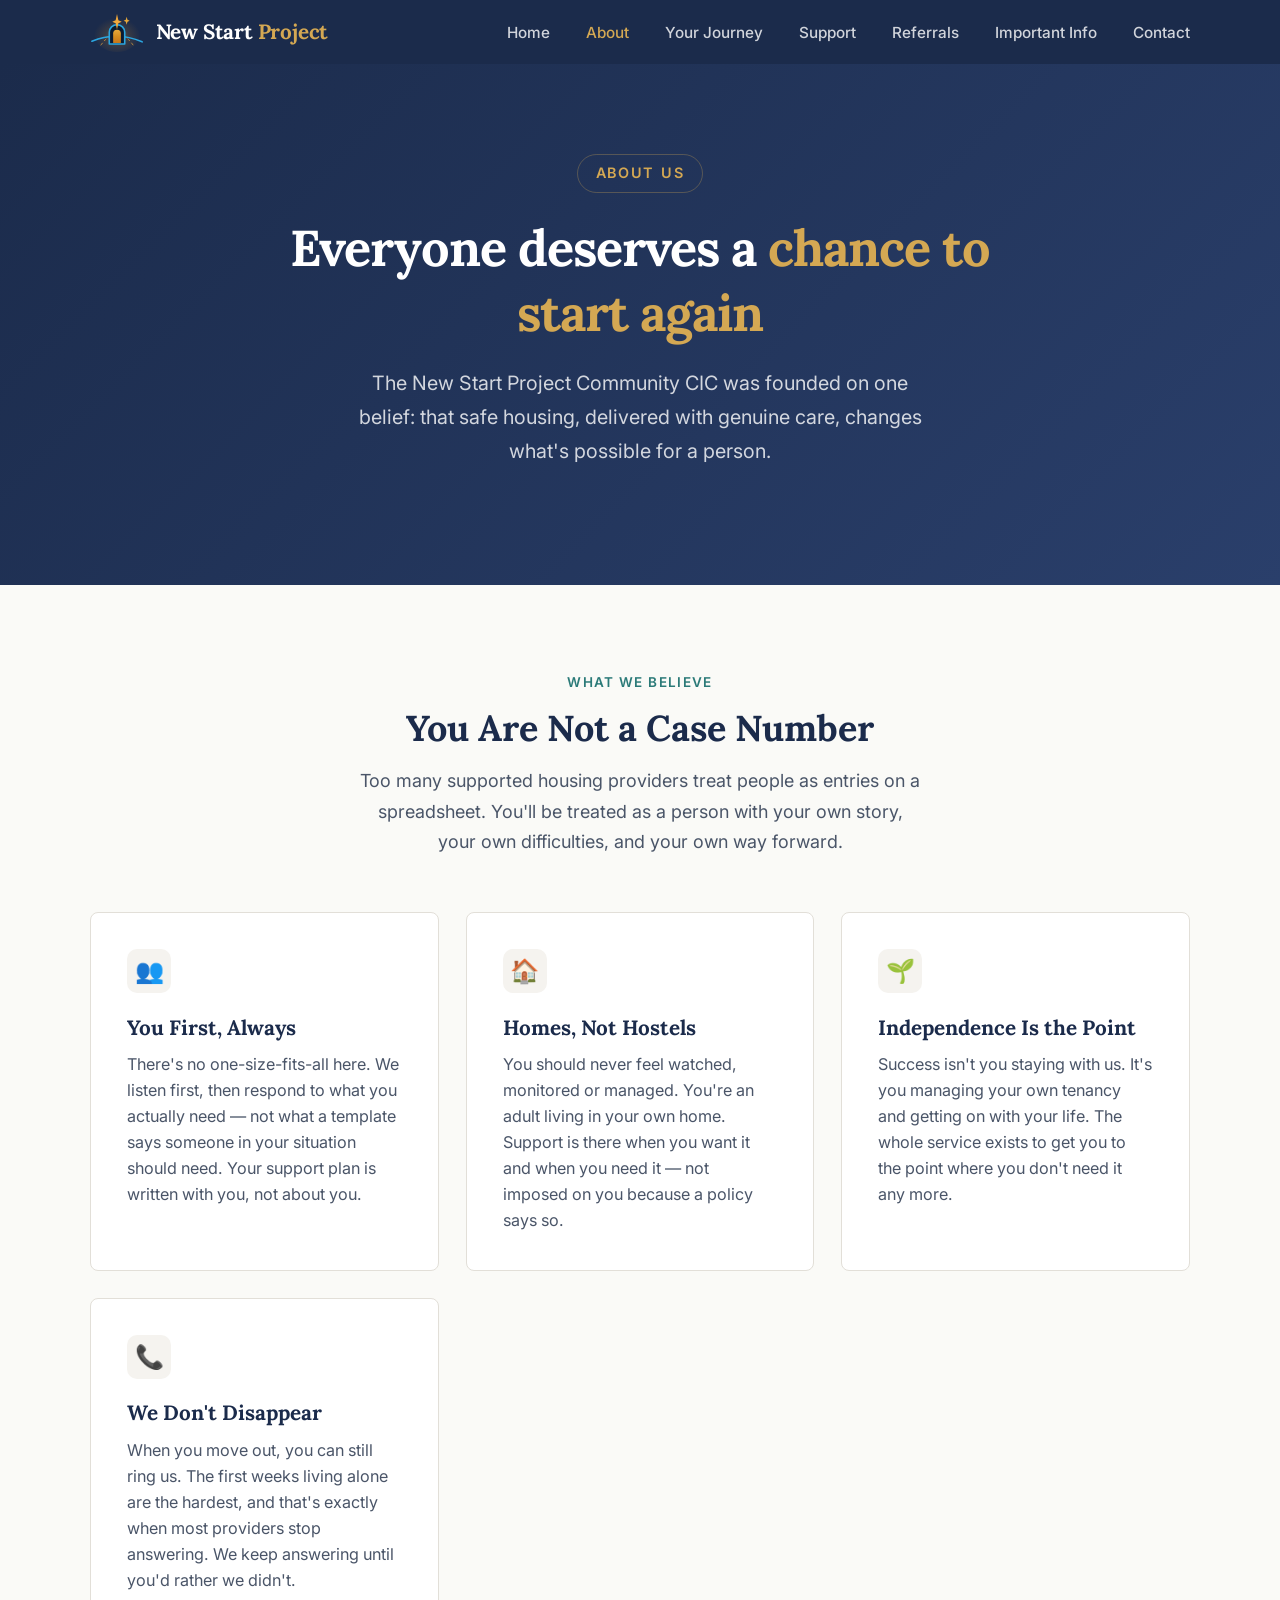
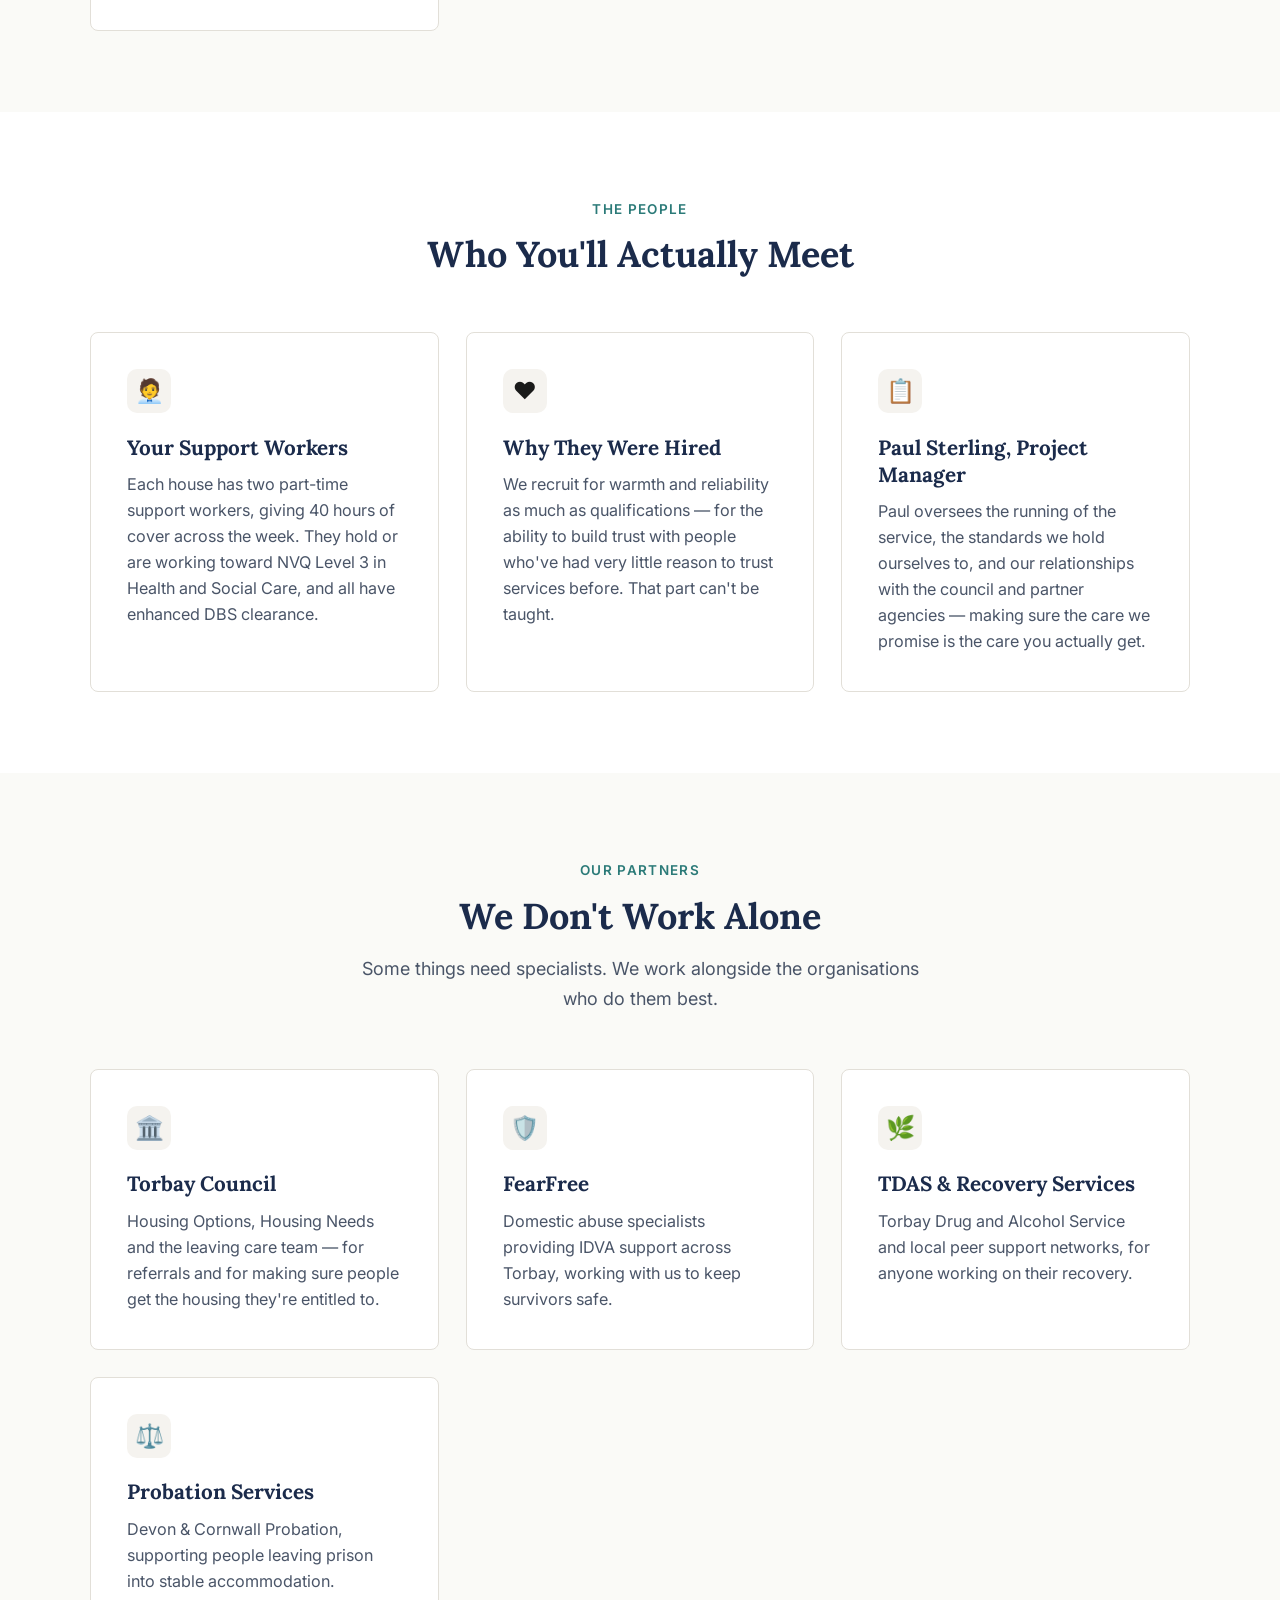
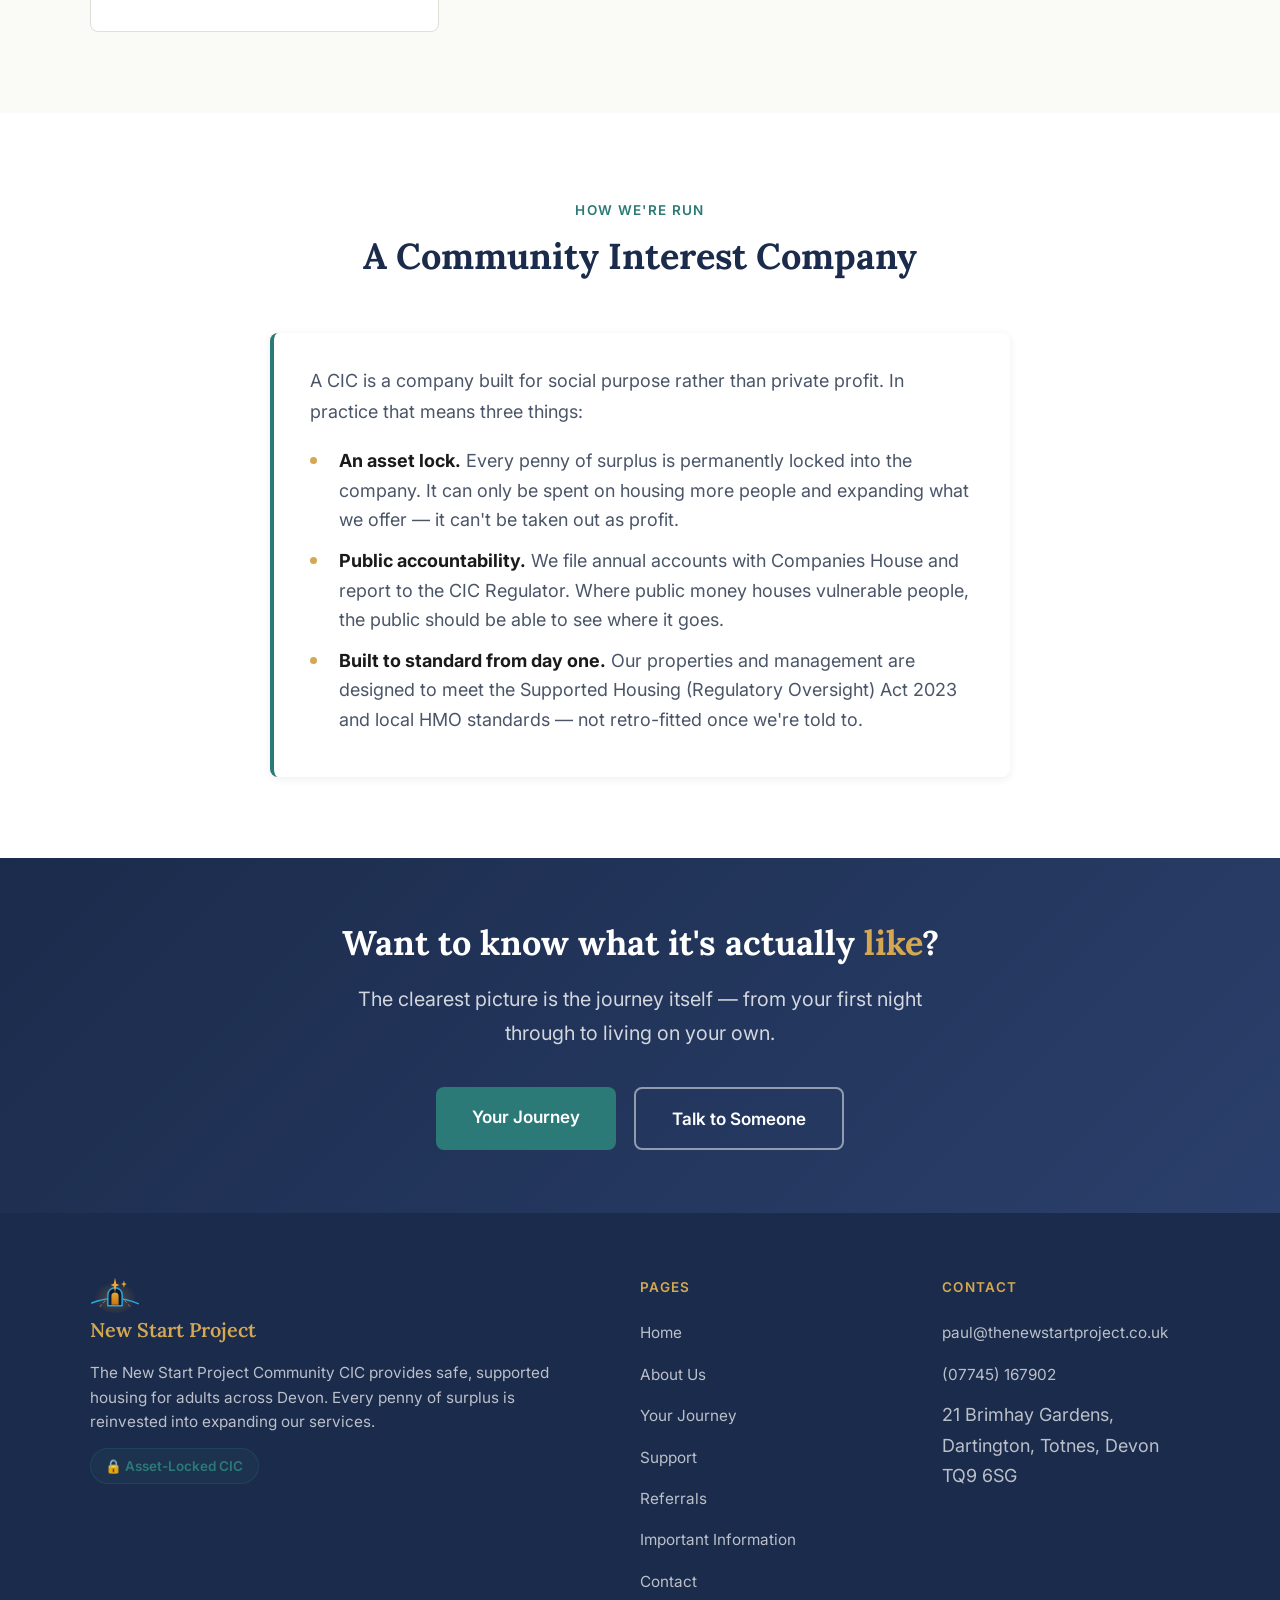
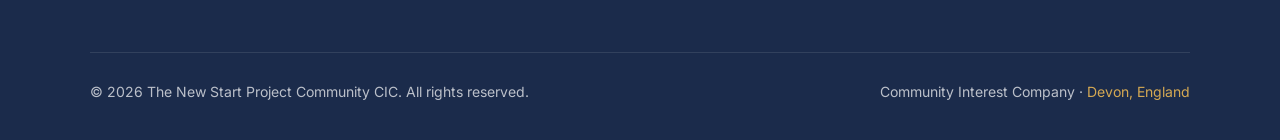
<file: about.html>
<!DOCTYPE html>
<html lang="en">
<head>
  <meta charset="UTF-8">
  <meta name="viewport" content="width=device-width, initial-scale=1.0">
  <title>About Us | The New Start Project Community CIC</title>
  <meta name="description" content="Who we are, what we believe, and how we are run. A Community Interest Company providing supported housing for adults across Devon.">
  <link rel="stylesheet" href="style.css">
</head>
<body>

  <nav class="site-nav">
    <div class="nav-inner">
      <a href="index.html" class="nav-brand">
        <img src="logo.svg" alt="" class="brand-mark">
        <span class="brand-text">New Start <span class="brand-accent">Project</span></span>
      </a>
      <button class="nav-toggle" onclick="document.querySelector('.nav-links').classList.toggle('open')" aria-label="Menu">
        <span></span><span></span><span></span>
      </button>
      <ul class="nav-links">
        <li><a href="index.html">Home</a></li>
        <li><a href="about.html" class="active">About</a></li>
        <li><a href="journey.html">Your Journey</a></li>
        <li><a href="services.html">Support</a></li>
        <li><a href="referrals.html">Referrals</a></li>
        <li><a href="important-information.html">Important Info</a></li>
        <li><a href="contact.html">Contact</a></li>
      </ul>
    </div>
  </nav>

  <section class="hero">
    <div class="hero-inner">
      <div class="hero-tag">About Us</div>
      <h1>Everyone deserves a <em>chance to start again</em></h1>
      <p>The New Start Project Community CIC was founded on one belief: that safe housing, delivered with genuine care, changes what's possible for a person.</p>
    </div>
  </section>

  <div class="section">
    <div class="section-inner">
      <div class="section-header">
        <div class="section-label">What We Believe</div>
        <h2>You Are Not a Case Number</h2>
        <p>Too many supported housing providers treat people as entries on a spreadsheet. You'll be treated as a person with your own story, your own difficulties, and your own way forward.</p>
      </div>
      <div class="cards-grid">
        <div class="card">
          <div class="card-icon">👥</div>
          <h3>You First, Always</h3>
          <p>There's no one-size-fits-all here. We listen first, then respond to what you actually need — not what a template says someone in your situation should need. Your support plan is written with you, not about you.</p>
        </div>
        <div class="card">
          <div class="card-icon">🏠</div>
          <h3>Homes, Not Hostels</h3>
          <p>You should never feel watched, monitored or managed. You're an adult living in your own home. Support is there when you want it and when you need it — not imposed on you because a policy says so.</p>
        </div>
        <div class="card">
          <div class="card-icon">🌱</div>
          <h3>Independence Is the Point</h3>
          <p>Success isn't you staying with us. It's you managing your own tenancy and getting on with your life. The whole service exists to get you to the point where you don't need it any more.</p>
        </div>
        <div class="card">
          <div class="card-icon">📞</div>
          <h3>We Don't Disappear</h3>
          <p>When you move out, you can still ring us. The first weeks living alone are the hardest, and that's exactly when most providers stop answering. We keep answering until you'd rather we didn't.</p>
        </div>
      </div>
    </div>
  </div>

  <div class="section section-alt">
    <div class="section-inner">
      <div class="section-header">
        <div class="section-label">The People</div>
        <h2>Who You'll Actually Meet</h2>
      </div>
      <div class="cards-grid">
        <div class="card">
          <div class="card-icon">🧑‍💼</div>
          <h3>Your Support Workers</h3>
          <p>Each house has two part-time support workers, giving 40 hours of cover across the week. They hold or are working toward NVQ Level 3 in Health and Social Care, and all have enhanced DBS clearance.</p>
        </div>
        <div class="card">
          <div class="card-icon">❤️</div>
          <h3>Why They Were Hired</h3>
          <p>We recruit for warmth and reliability as much as qualifications — for the ability to build trust with people who've had very little reason to trust services before. That part can't be taught.</p>
        </div>
        <div class="card">
          <div class="card-icon">📋</div>
          <h3>Paul Sterling, Project Manager</h3>
          <p>Paul oversees the running of the service, the standards we hold ourselves to, and our relationships with the council and partner agencies — making sure the care we promise is the care you actually get.</p>
        </div>
      </div>
    </div>
  </div>

  <div class="section">
    <div class="section-inner">
      <div class="section-header">
        <div class="section-label">Our Partners</div>
        <h2>We Don't Work Alone</h2>
        <p>Some things need specialists. We work alongside the organisations who do them best.</p>
      </div>
      <div class="cards-grid">
        <div class="card">
          <div class="card-icon">🏛️</div>
          <h3>Torbay Council</h3>
          <p>Housing Options, Housing Needs and the leaving care team — for referrals and for making sure people get the housing they're entitled to.</p>
        </div>
        <div class="card">
          <div class="card-icon">🛡️</div>
          <h3>FearFree</h3>
          <p>Domestic abuse specialists providing IDVA support across Torbay, working with us to keep survivors safe.</p>
        </div>
        <div class="card">
          <div class="card-icon">🌿</div>
          <h3>TDAS &amp; Recovery Services</h3>
          <p>Torbay Drug and Alcohol Service and local peer support networks, for anyone working on their recovery.</p>
        </div>
        <div class="card">
          <div class="card-icon">⚖️</div>
          <h3>Probation Services</h3>
          <p>Devon &amp; Cornwall Probation, supporting people leaving prison into stable accommodation.</p>
        </div>
      </div>
    </div>
  </div>

  <div class="section section-alt">
    <div class="section-inner">
      <div class="section-header">
        <div class="section-label">How We're Run</div>
        <h2>A Community Interest Company</h2>
      </div>
      <div class="callout">
        <p>A CIC is a company built for social purpose rather than private profit. In practice that means three things:</p>
        <ul class="stage-list">
          <li><strong>An asset lock.</strong> Every penny of surplus is permanently locked into the company. It can only be spent on housing more people and expanding what we offer — it can't be taken out as profit.</li>
          <li><strong>Public accountability.</strong> We file annual accounts with Companies House and report to the CIC Regulator. Where public money houses vulnerable people, the public should be able to see where it goes.</li>
          <li><strong>Built to standard from day one.</strong> Our properties and management are designed to meet the Supported Housing (Regulatory Oversight) Act 2023 and local HMO standards — not retro-fitted once we're told to.</li>
        </ul>
      </div>
    </div>
  </div>

  <section class="hero" style="padding: 3.5rem 0;">
    <div class="hero-inner">
      <h2>Want to know what it's actually <em>like</em>?</h2>
      <p>The clearest picture is the journey itself — from your first night through to living on your own.</p>
      <div class="hero-buttons">
        <a href="journey.html" class="hero-cta">Your Journey</a>
        <a href="contact.html" class="hero-cta-outline">Talk to Someone</a>
      </div>
    </div>
  </section>

  <footer class="site-footer">
    <div class="footer-inner">
      <div class="footer-grid">
        <div>
          <div class="footer-brand">
            <img src="logo.svg" alt="" class="brand-mark">
            <span>New Start <span class="brand-accent">Project</span></span>
          </div>
          <p class="footer-desc">The New Start Project Community CIC provides safe, supported housing for adults across Devon. Every penny of surplus is reinvested into expanding our services.</p>
          <div class="cic-badge" style="margin-top: 0.75rem;">🔒 Asset-Locked CIC</div>
        </div>
        <div>
          <div class="footer-heading">Pages</div>
          <ul class="footer-links">
            <li><a href="index.html">Home</a></li>
            <li><a href="about.html">About Us</a></li>
            <li><a href="journey.html">Your Journey</a></li>
            <li><a href="services.html">Support</a></li>
            <li><a href="referrals.html">Referrals</a></li>
            <li><a href="important-information.html">Important Information</a></li>
            <li><a href="contact.html">Contact</a></li>
          </ul>
        </div>
        <div>
          <div class="footer-heading">Contact</div>
          <ul class="footer-links">
            <li><a href="mailto:paul@thenewstartproject.co.uk">paul@thenewstartproject.co.uk</a></li>
            <li><a href="tel:07745167902">(07745) 167902</a></li>
            <li>21 Brimhay Gardens, Dartington, Totnes, Devon TQ9 6SG</li>
          </ul>
        </div>
      </div>
      <div class="footer-bottom">
        <div>&copy; 2026 The New Start Project Community CIC. All rights reserved.</div>
        <div>Community Interest Company &middot; <span>Devon, England</span></div>
      </div>
    </div>
  </footer>

</body>
</html>
</file>
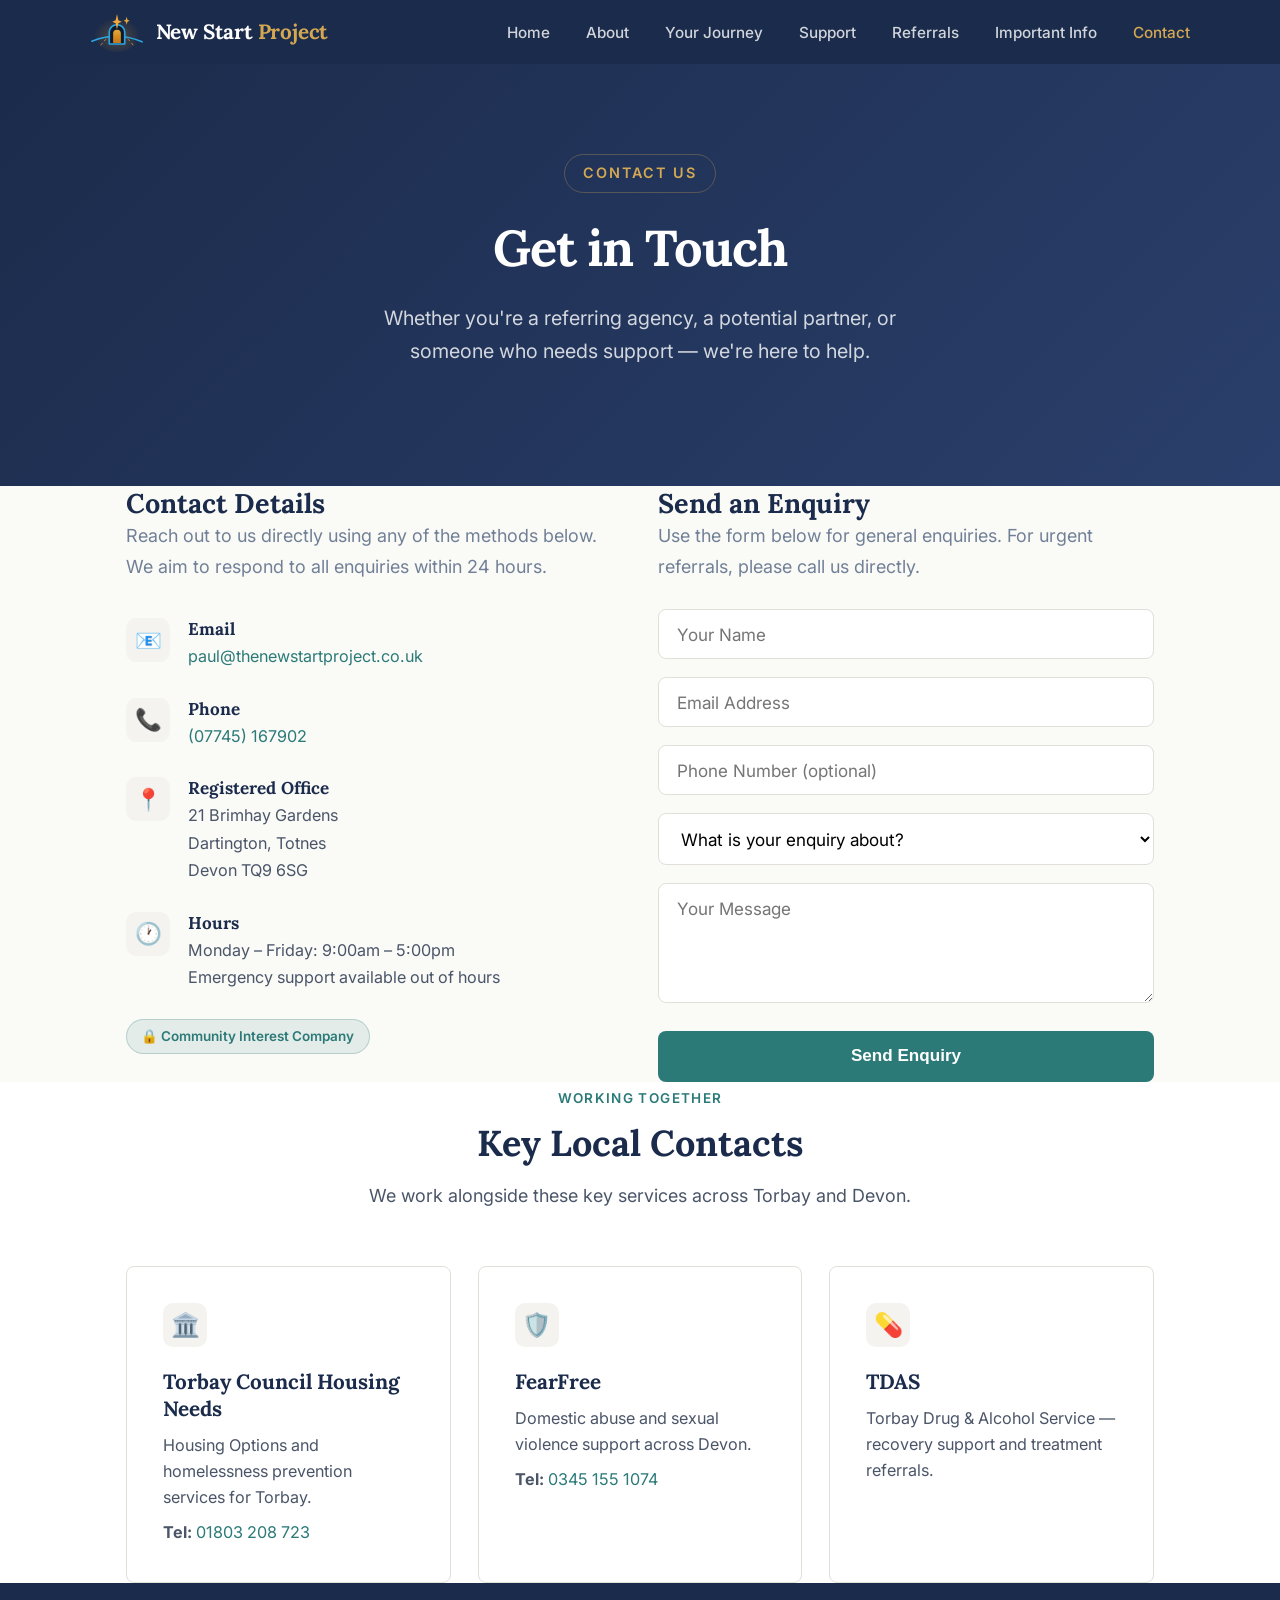
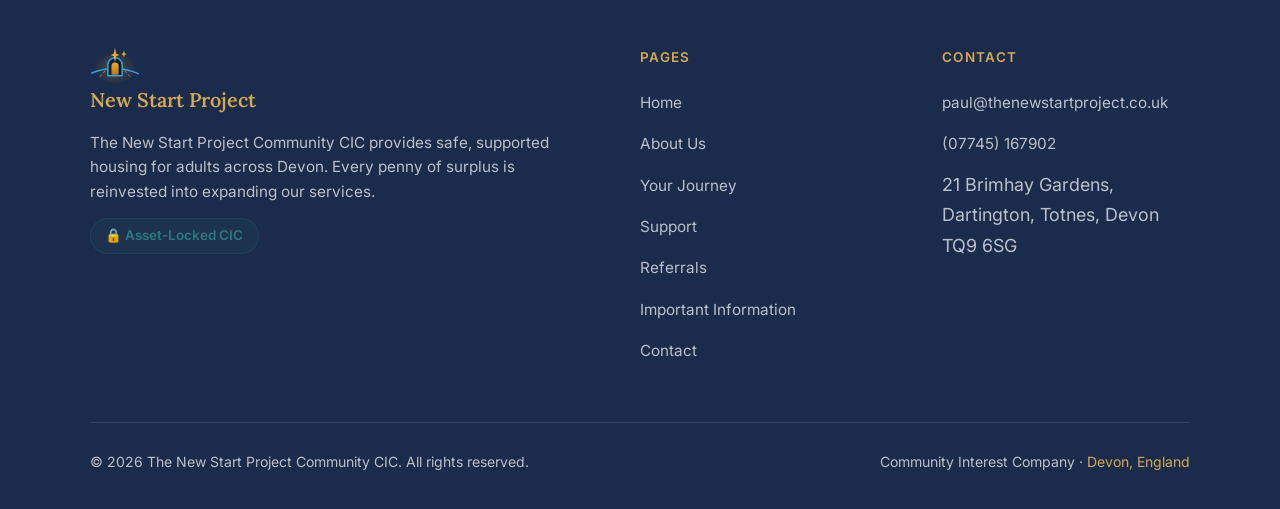
<file: contact.html>
<!DOCTYPE html>
<html lang="en">
<head>
  <meta charset="UTF-8">
  <meta name="viewport" content="width=device-width, initial-scale=1.0">
  <title>Contact | The New Start Project Community CIC</title>
  <meta name="description" content="Get in touch with The New Start Project Community CIC. Contact us about referrals, partnerships, or general enquiries.">
  <link rel="preconnect" href="https://fonts.googleapis.com">
  <link href="https://fonts.googleapis.com/css2?family=Inter:wght@400;500;600;700;800&display=swap" rel="stylesheet">
  <link rel="stylesheet" href="style.css">
</head>
<body>

  <nav class="site-nav">
    <div class="nav-inner">
      <a href="index.html" class="nav-brand">
        <img src="logo.svg" alt="" class="brand-mark">
        <span class="brand-text">New Start <span class="brand-accent">Project</span></span>
      </a>
      <button class="nav-toggle" onclick="document.querySelector('.nav-links').classList.toggle('open')" aria-label="Menu">
        <span></span><span></span><span></span>
      </button>
      <ul class="nav-links">
        <li><a href="index.html">Home</a></li>
        <li><a href="about.html">About</a></li>
        <li><a href="journey.html">Your Journey</a></li>
        <li><a href="services.html">Support</a></li>
        <li><a href="referrals.html">Referrals</a></li>
        <li><a href="important-information.html">Important Info</a></li>
        <li><a href="contact.html" class="active">Contact</a></li>
      </ul>
    </div>
  </nav>

  <section class="hero">
    <div class="container">
      <div class="hero-badge">Contact Us</div>
      <h1>Get in <span>Touch</span></h1>
      <p>Whether you're a referring agency, a potential partner, or someone who needs support — we're here to help.</p>
    </div>
  </section>

  <section>
    <div class="container">
      <div class="contact-grid">
        <!-- LEFT: CONTACT INFO -->
        <div>
          <h2>Contact Details</h2>
          <p style="color: var(--text-light); margin-bottom: 2rem;">Reach out to us directly using any of the methods below. We aim to respond to all enquiries within 24 hours.</p>

          <div class="contact-info-block">
            <div class="contact-icon">📧</div>
            <div>
              <h4>Email</h4>
              <p><a href="mailto:paul@thenewstartproject.co.uk">paul@thenewstartproject.co.uk</a></p>
            </div>
          </div>

          <div class="contact-info-block">
            <div class="contact-icon">📞</div>
            <div>
              <h4>Phone</h4>
              <p><a href="tel:07745167902">(07745) 167902</a></p>
            </div>
          </div>

          <div class="contact-info-block">
            <div class="contact-icon">📍</div>
            <div>
              <h4>Registered Office</h4>
              <p>21 Brimhay Gardens<br>Dartington, Totnes<br>Devon TQ9 6SG</p>
            </div>
          </div>

          <div class="contact-info-block">
            <div class="contact-icon">🕐</div>
            <div>
              <h4>Hours</h4>
              <p>Monday – Friday: 9:00am – 5:00pm<br>Emergency support available out of hours</p>
            </div>
          </div>

          <div style="margin-top: 1.5rem;">
            <div class="cic-badge">🔒 Community Interest Company</div>
          </div>
        </div>

        <!-- RIGHT: ENQUIRY FORM -->
        <div>
          <h2>Send an Enquiry</h2>
          <p style="color: var(--text-light); margin-bottom: 1.5rem;">Use the form below for general enquiries. For urgent referrals, please call us directly.</p>

          <div class="contact-form">
            <input type="text" placeholder="Your Name" required>
            <input type="email" placeholder="Email Address" required>
            <input type="tel" placeholder="Phone Number (optional)">
            <select>
              <option value="" disabled selected>What is your enquiry about?</option>
              <option value="referral">Making a Referral</option>
              <option value="partnership">Partnership / Agency Enquiry</option>
              <option value="general">General Enquiry</option>
              <option value="support">I Need Support</option>
            </select>
            <textarea placeholder="Your Message" required></textarea>
            <button class="btn btn-primary" style="width: 100%;" onclick="alert('Thank you for your enquiry. This form is not yet active — please contact us directly at paul@thenewstartproject.co.uk or (07745) 167902.')">Send Enquiry</button>
          </div>
        </div>
      </div>
    </div>
  </section>

  <!-- KEY PARTNERS -->
  <section>
    <div class="container">
      <div class="section-header">
        <div class="section-label">Working Together</div>
        <h2>Key Local Contacts</h2>
        <p>We work alongside these key services across Torbay and Devon.</p>
      </div>
      <div class="card-grid">
        <div class="card">
          <div class="card-icon">🏛️</div>
          <h3>Torbay Council Housing Needs</h3>
          <p>Housing Options and homelessness prevention services for Torbay.</p>
          <p style="margin-top: 0.5rem;"><strong>Tel:</strong> <a href="tel:01803208723">01803 208 723</a></p>
        </div>
        <div class="card">
          <div class="card-icon">🛡️</div>
          <h3>FearFree</h3>
          <p>Domestic abuse and sexual violence support across Devon.</p>
          <p style="margin-top: 0.5rem;"><strong>Tel:</strong> <a href="tel:03451551074">0345 155 1074</a></p>
        </div>
        <div class="card">
          <div class="card-icon">💊</div>
          <h3>TDAS</h3>
          <p>Torbay Drug &amp; Alcohol Service — recovery support and treatment referrals.</p>
        </div>
      </div>
    </div>
  </section>

  <footer class="site-footer">
    <div class="footer-inner">
      <div class="footer-grid">
        <div>
          <div class="footer-brand">
            <img src="logo.svg" alt="" class="brand-mark">
            <span>New Start <span class="brand-accent">Project</span></span>
          </div>
          <p class="footer-desc">The New Start Project Community CIC provides safe, supported housing for adults across Devon. Every penny of surplus is reinvested into expanding our services.</p>
          <div class="cic-badge" style="margin-top: 0.75rem;">🔒 Asset-Locked CIC</div>
        </div>
        <div>
          <div class="footer-heading">Pages</div>
          <ul class="footer-links">
            <li><a href="index.html">Home</a></li>
            <li><a href="about.html">About Us</a></li>
            <li><a href="journey.html">Your Journey</a></li>
            <li><a href="services.html">Support</a></li>
            <li><a href="referrals.html">Referrals</a></li>
            <li><a href="important-information.html">Important Information</a></li>
            <li><a href="contact.html">Contact</a></li>
          </ul>
        </div>
        <div>
          <div class="footer-heading">Contact</div>
          <ul class="footer-links">
            <li><a href="mailto:paul@thenewstartproject.co.uk">paul@thenewstartproject.co.uk</a></li>
            <li><a href="tel:07745167902">(07745) 167902</a></li>
            <li>21 Brimhay Gardens, Dartington, Totnes, Devon TQ9 6SG</li>
          </ul>
        </div>
      </div>
      <div class="footer-bottom">
        <div>&copy; 2026 The New Start Project Community CIC. All rights reserved.</div>
        <div>Community Interest Company &middot; <span>Devon, England</span></div>
      </div>
    </div>
  </footer>

</body>
</html>
</file>
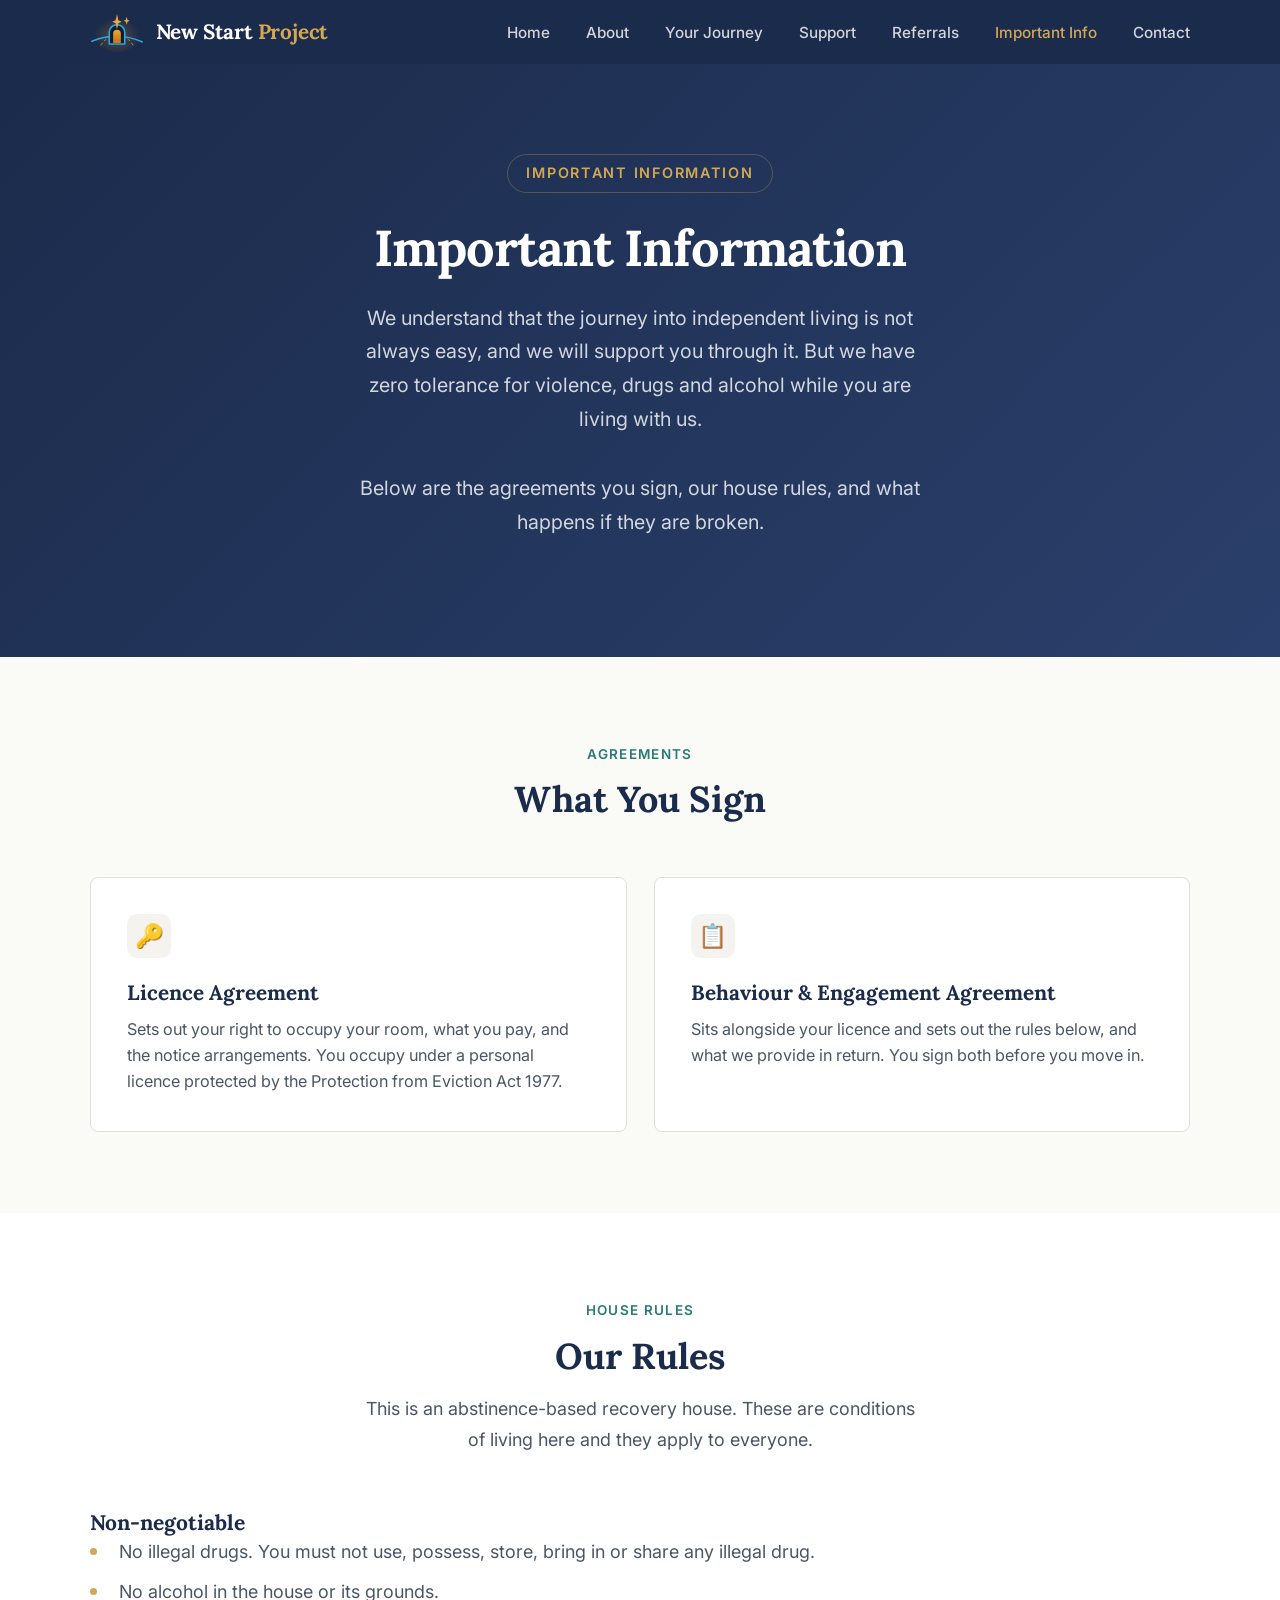
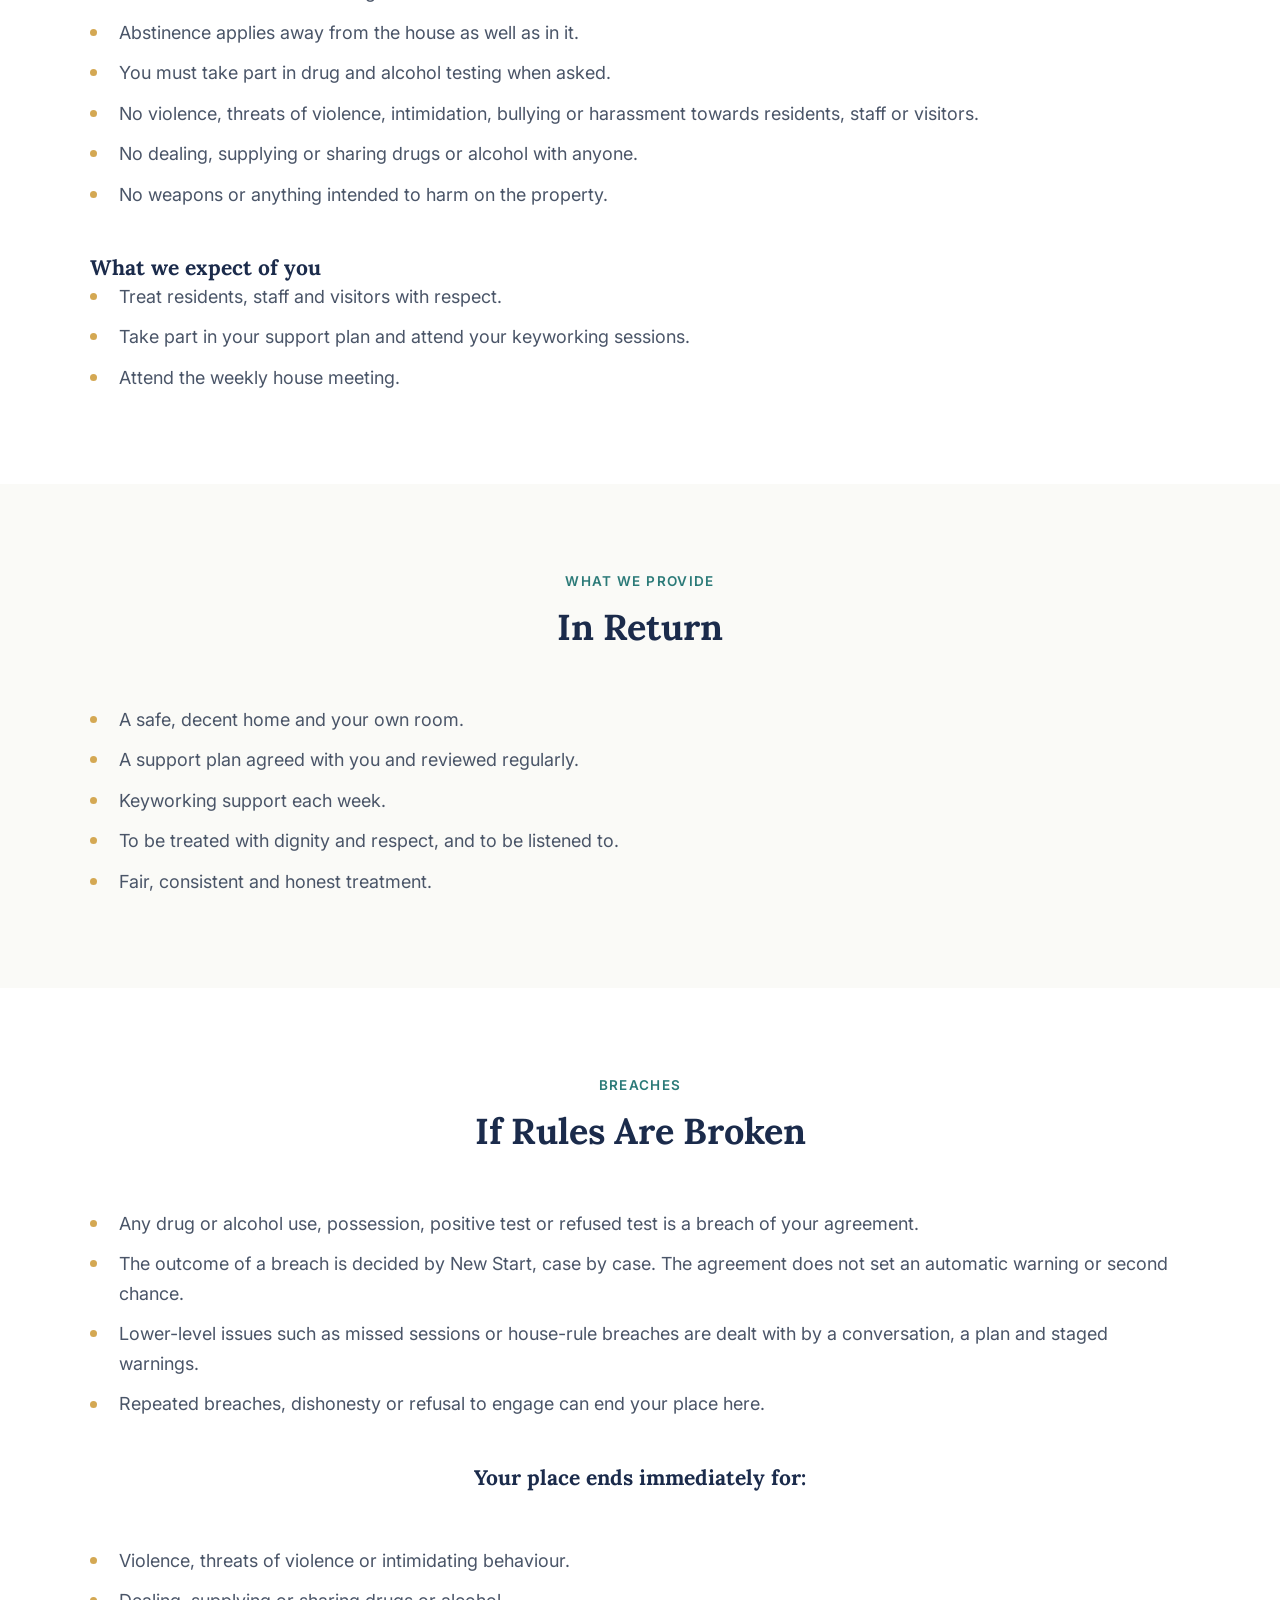
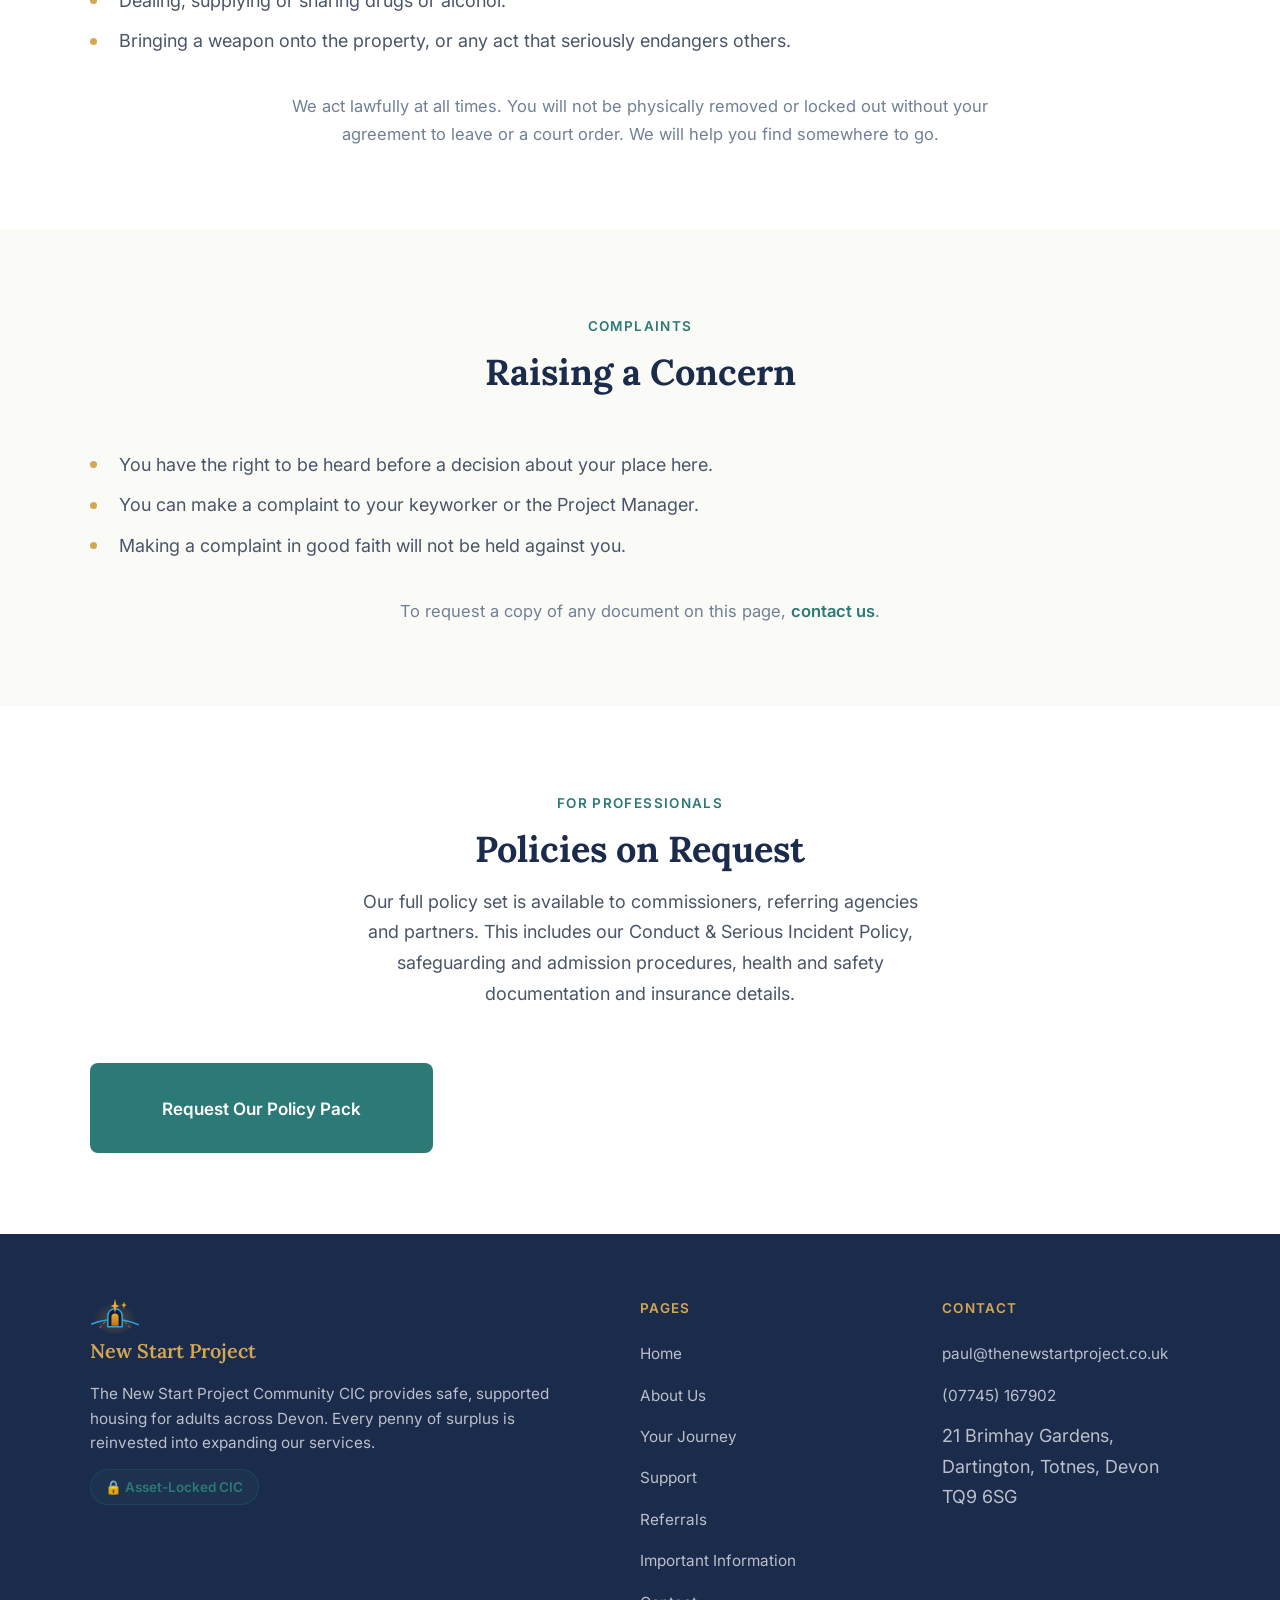
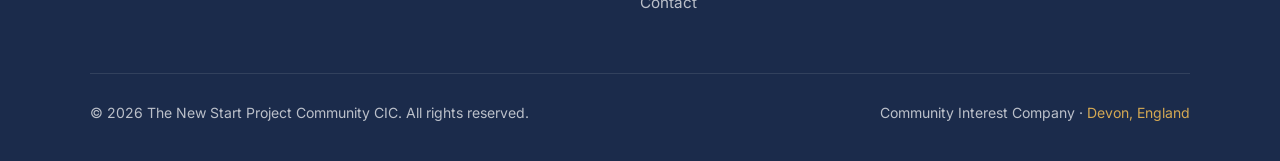
<file: important-information.html>
<!DOCTYPE html>
<html lang="en-GB">
<head>
  <meta charset="utf-8">
  <meta name="viewport" content="width=device-width, initial-scale=1">
  <title>Important Information | The New Start Project Community CIC</title>
  <meta name="description" content="The agreements you sign, our house rules, and what happens if they are broken.">
  <link rel="icon" href="logo.svg">
  <link rel="stylesheet" href="style.css">
</head>
<body>

  <nav class="site-nav">
    <div class="nav-inner">
      <a href="index.html" class="nav-brand">
        <img src="logo.svg" alt="" class="brand-mark">
        <span class="brand-text">New Start <span class="brand-accent">Project</span></span>
      </a>
      <button class="nav-toggle" onclick="document.querySelector('.nav-links').classList.toggle('open')" aria-label="Menu">
        <span></span><span></span><span></span>
      </button>
      <ul class="nav-links">
        <li><a href="index.html">Home</a></li>
        <li><a href="about.html">About</a></li>
        <li><a href="journey.html">Your Journey</a></li>
        <li><a href="services.html">Support</a></li>
        <li><a href="referrals.html">Referrals</a></li>
        <li><a href="important-information.html" class="active">Important Info</a></li>
        <li><a href="contact.html">Contact</a></li>
      </ul>
    </div>
  </nav>

  <section class="hero">
    <div class="hero-inner">
      <div class="hero-tag">IMPORTANT INFORMATION</div>
      <h1>Important Information</h1>
      <p>We understand that the journey into independent living is not always easy, and we will support you through it. But we have zero tolerance for violence, drugs and alcohol while you are living with us.</p>
      <p>Below are the agreements you sign, our house rules, and what happens if they are broken.</p>
    </div>
  </section>

  <section class="section">
    <div class="section-inner">
      <div class="section-header">
        <div class="section-label">AGREEMENTS</div>
        <h2>What You Sign</h2>
      </div>
      <div class="cards-grid">
        <div class="card">
          <div class="card-icon">🔑</div>
          <h3>Licence Agreement</h3>
          <p>Sets out your right to occupy your room, what you pay, and the notice arrangements. You occupy under a personal licence protected by the Protection from Eviction Act 1977.</p>
        </div>
        <div class="card">
          <div class="card-icon">📋</div>
          <h3>Behaviour &amp; Engagement Agreement</h3>
          <p>Sits alongside your licence and sets out the rules below, and what we provide in return. You sign both before you move in.</p>
        </div>
      </div>
    </div>
  </section>

  <section class="section section-alt">
    <div class="section-inner">
      <div class="section-header">
        <div class="section-label">HOUSE RULES</div>
        <h2>Our Rules</h2>
        <p>This is an abstinence-based recovery house. These are conditions of living here and they apply to everyone.</p>
      </div>

      <h3>Non-negotiable</h3>
      <ul class="stage-list">
        <li>No illegal drugs. You must not use, possess, store, bring in or share any illegal drug.</li>
        <li>No alcohol in the house or its grounds.</li>
        <li>Abstinence applies away from the house as well as in it.</li>
        <li>You must take part in drug and alcohol testing when asked.</li>
        <li>No violence, threats of violence, intimidation, bullying or harassment towards residents, staff or visitors.</li>
        <li>No dealing, supplying or sharing drugs or alcohol with anyone.</li>
        <li>No weapons or anything intended to harm on the property.</li>
      </ul>

      <h3 style="margin-top:2.5rem">What we expect of you</h3>
      <ul class="stage-list">
        <li>Treat residents, staff and visitors with respect.</li>
        <li>Take part in your support plan and attend your keyworking sessions.</li>
        <li>Attend the weekly house meeting.</li>
      </ul>
    </div>
  </section>

  <section class="section">
    <div class="section-inner">
      <div class="section-header">
        <div class="section-label">WHAT WE PROVIDE</div>
        <h2>In Return</h2>
      </div>
      <ul class="stage-list">
        <li>A safe, decent home and your own room.</li>
        <li>A support plan agreed with you and reviewed regularly.</li>
        <li>Keyworking support each week.</li>
        <li>To be treated with dignity and respect, and to be listened to.</li>
        <li>Fair, consistent and honest treatment.</li>
      </ul>
    </div>
  </section>

  <section class="section section-alt">
    <div class="section-inner">
      <div class="section-header">
        <div class="section-label">BREACHES</div>
        <h2>If Rules Are Broken</h2>
      </div>
      <ul class="stage-list">
        <li>Any drug or alcohol use, possession, positive test or refused test is a breach of your agreement.</li>
        <li>The outcome of a breach is decided by New Start, case by case. The agreement does not set an automatic warning or second chance.</li>
        <li>Lower-level issues such as missed sessions or house-rule breaches are dealt with by a conversation, a plan and staged warnings.</li>
        <li>Repeated breaches, dishonesty or refusal to engage can end your place here.</li>
      </ul>
      <div class="section-header" style="margin-top:2.5rem">
        <h3>Your place ends immediately for:</h3>
      </div>
      <ul class="stage-list">
        <li>Violence, threats of violence or intimidating behaviour.</li>
        <li>Dealing, supplying or sharing drugs or alcohol.</li>
        <li>Bringing a weapon onto the property, or any act that seriously endangers others.</li>
      </ul>
      <p class="note">We act lawfully at all times. You will not be physically removed or locked out without your agreement to leave or a court order. We will help you find somewhere to go.</p>
    </div>
  </section>

  <section class="section">
    <div class="section-inner">
      <div class="section-header">
        <div class="section-label">COMPLAINTS</div>
        <h2>Raising a Concern</h2>
      </div>
      <ul class="stage-list">
        <li>You have the right to be heard before a decision about your place here.</li>
        <li>You can make a complaint to your keyworker or the Project Manager.</li>
        <li>Making a complaint in good faith will not be held against you.</li>
      </ul>
      <p class="note">To request a copy of any document on this page, <a href="contact.html">contact us</a>.</p>
    </div>
  </section>

  <section class="section section-alt">
    <div class="section-inner">
      <div class="section-header">
        <div class="section-label">FOR PROFESSIONALS</div>
        <h2>Policies on Request</h2>
        <p>Our full policy set is available to commissioners, referring agencies and partners. This includes our Conduct &amp; Serious Incident Policy, safeguarding and admission procedures, health and safety documentation and insurance details.</p>
      </div>
      <div class="hero-cta">
        <a href="contact.html" class="btn btn-primary">Request Our Policy Pack</a>
      </div>
    </div>
  </section>

  <footer class="site-footer">
    <div class="footer-inner">
      <div class="footer-grid">
        <div>
          <div class="footer-brand">
            <img src="logo.svg" alt="" class="brand-mark">
            <span>New Start <span class="brand-accent">Project</span></span>
          </div>
          <p class="footer-desc">The New Start Project Community CIC provides safe, supported housing for adults across Devon. Every penny of surplus is reinvested into expanding our services.</p>
          <div class="cic-badge" style="margin-top: 0.75rem;">🔒 Asset-Locked CIC</div>
        </div>
        <div>
          <div class="footer-heading">Pages</div>
          <ul class="footer-links">
            <li><a href="index.html">Home</a></li>
            <li><a href="about.html">About Us</a></li>
            <li><a href="journey.html">Your Journey</a></li>
            <li><a href="services.html">Support</a></li>
            <li><a href="referrals.html">Referrals</a></li>
            <li><a href="important-information.html">Important Information</a></li>
            <li><a href="contact.html">Contact</a></li>
          </ul>
        </div>
        <div>
          <div class="footer-heading">Contact</div>
          <ul class="footer-links">
            <li><a href="mailto:paul@thenewstartproject.co.uk">paul@thenewstartproject.co.uk</a></li>
            <li><a href="tel:07745167902">(07745) 167902</a></li>
            <li>21 Brimhay Gardens, Dartington, Totnes, Devon TQ9 6SG</li>
          </ul>
        </div>
      </div>
      <div class="footer-bottom">
        <div>&copy; 2026 The New Start Project Community CIC. All rights reserved.</div>
        <div>Community Interest Company &middot; <span>Devon, England</span></div>
      </div>
    </div>
  </footer>

</body>
</html>
</file>
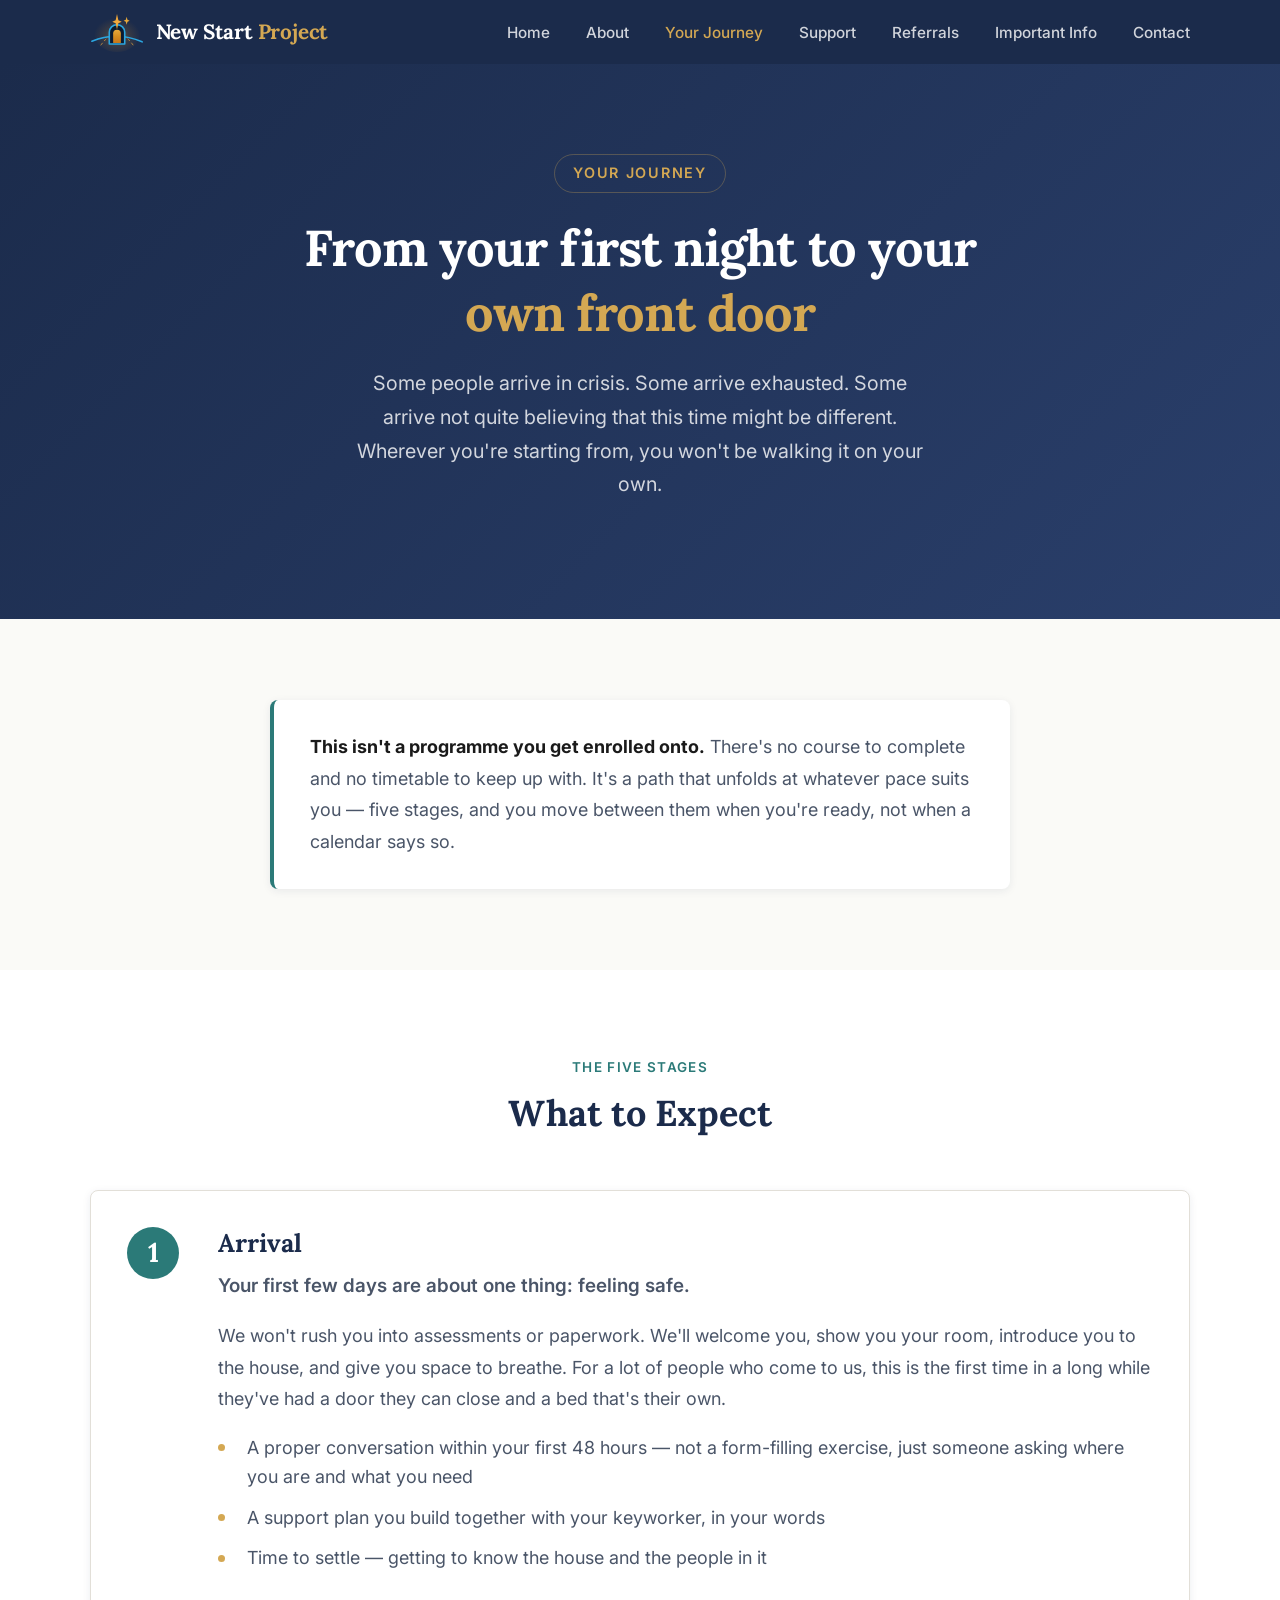
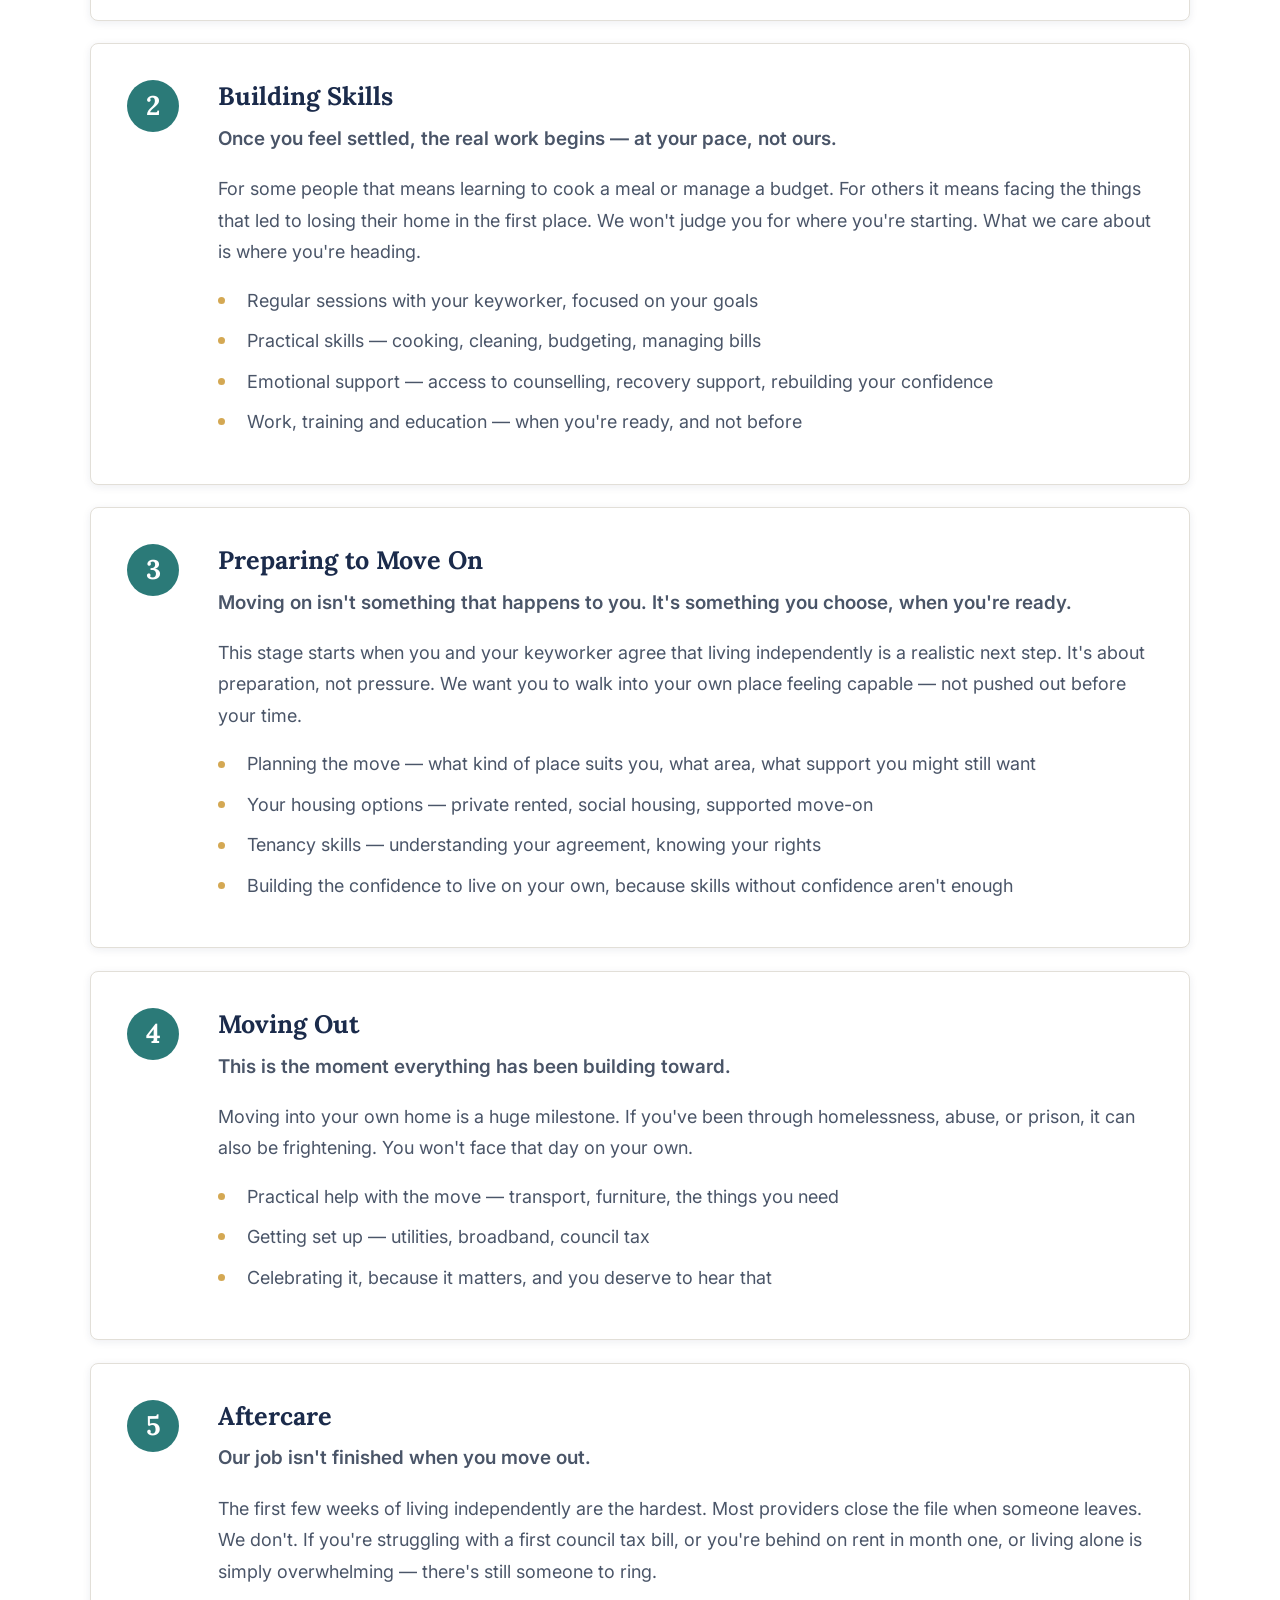
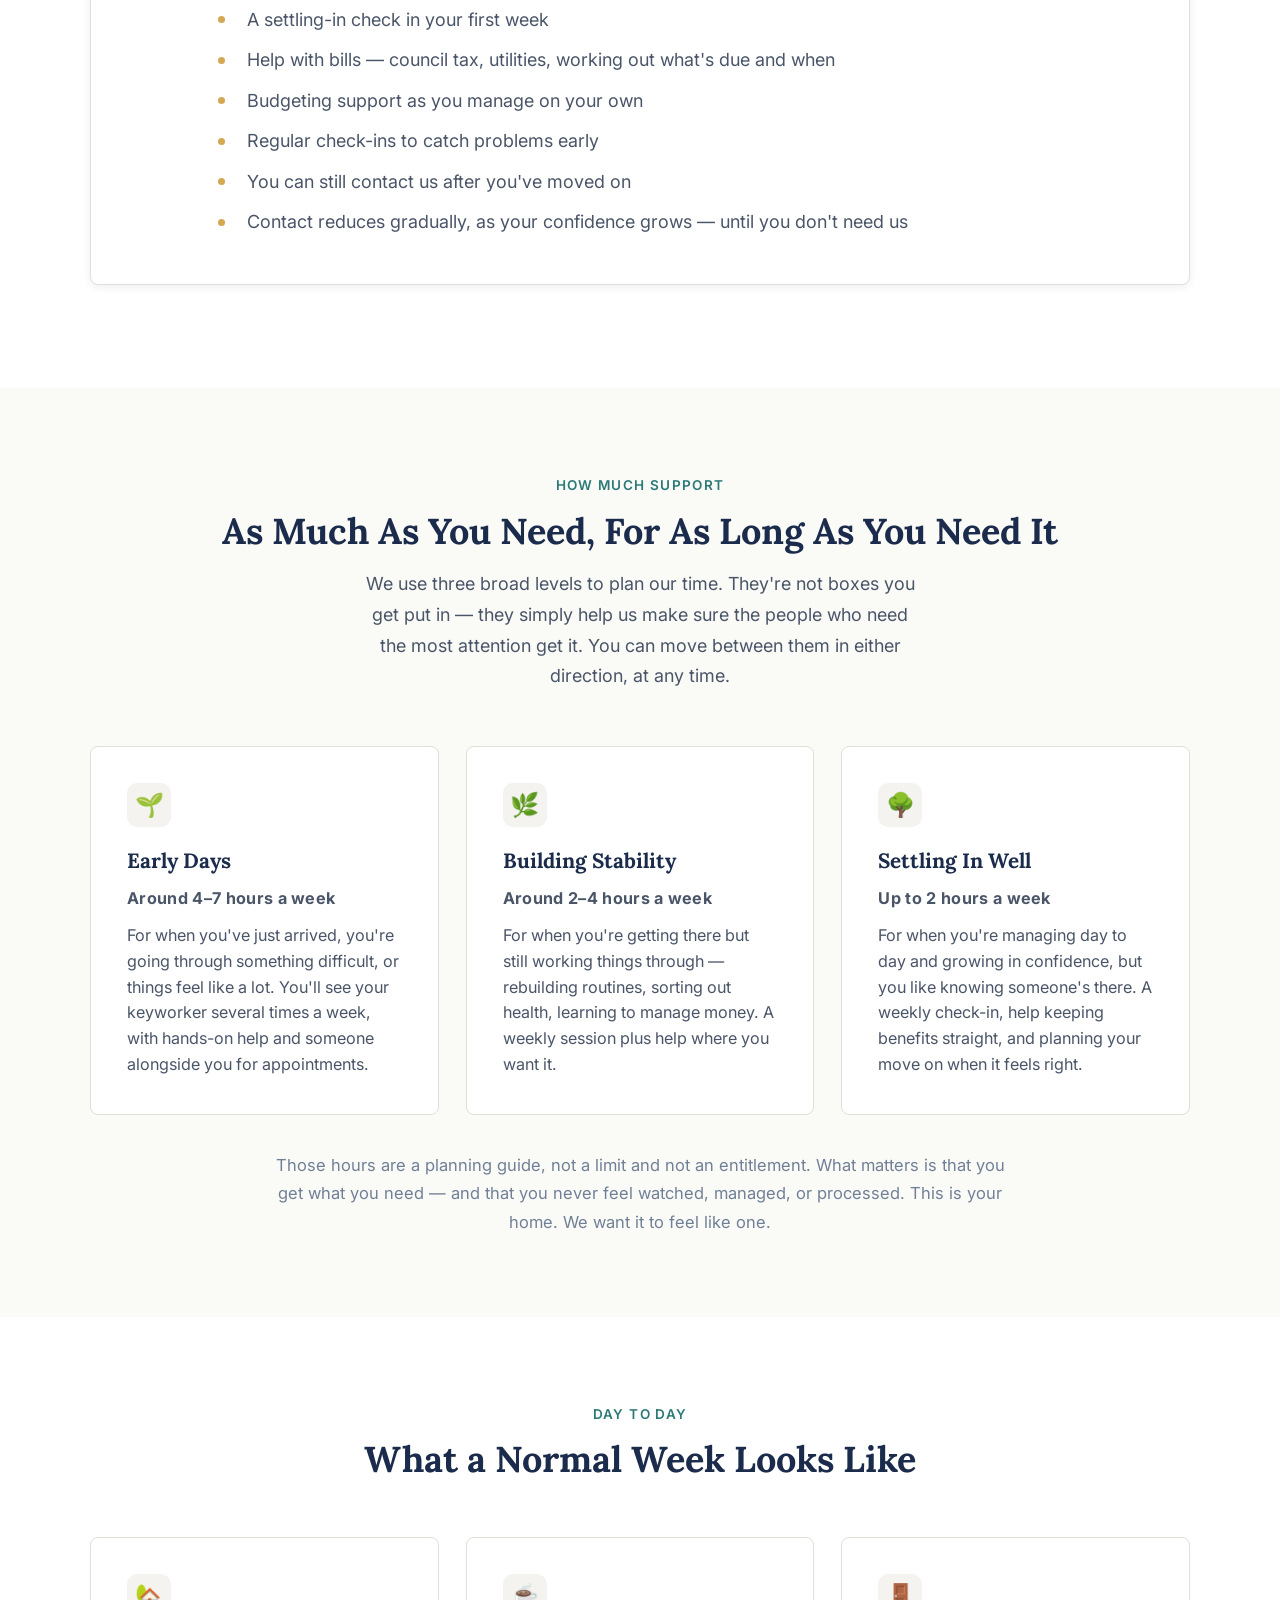
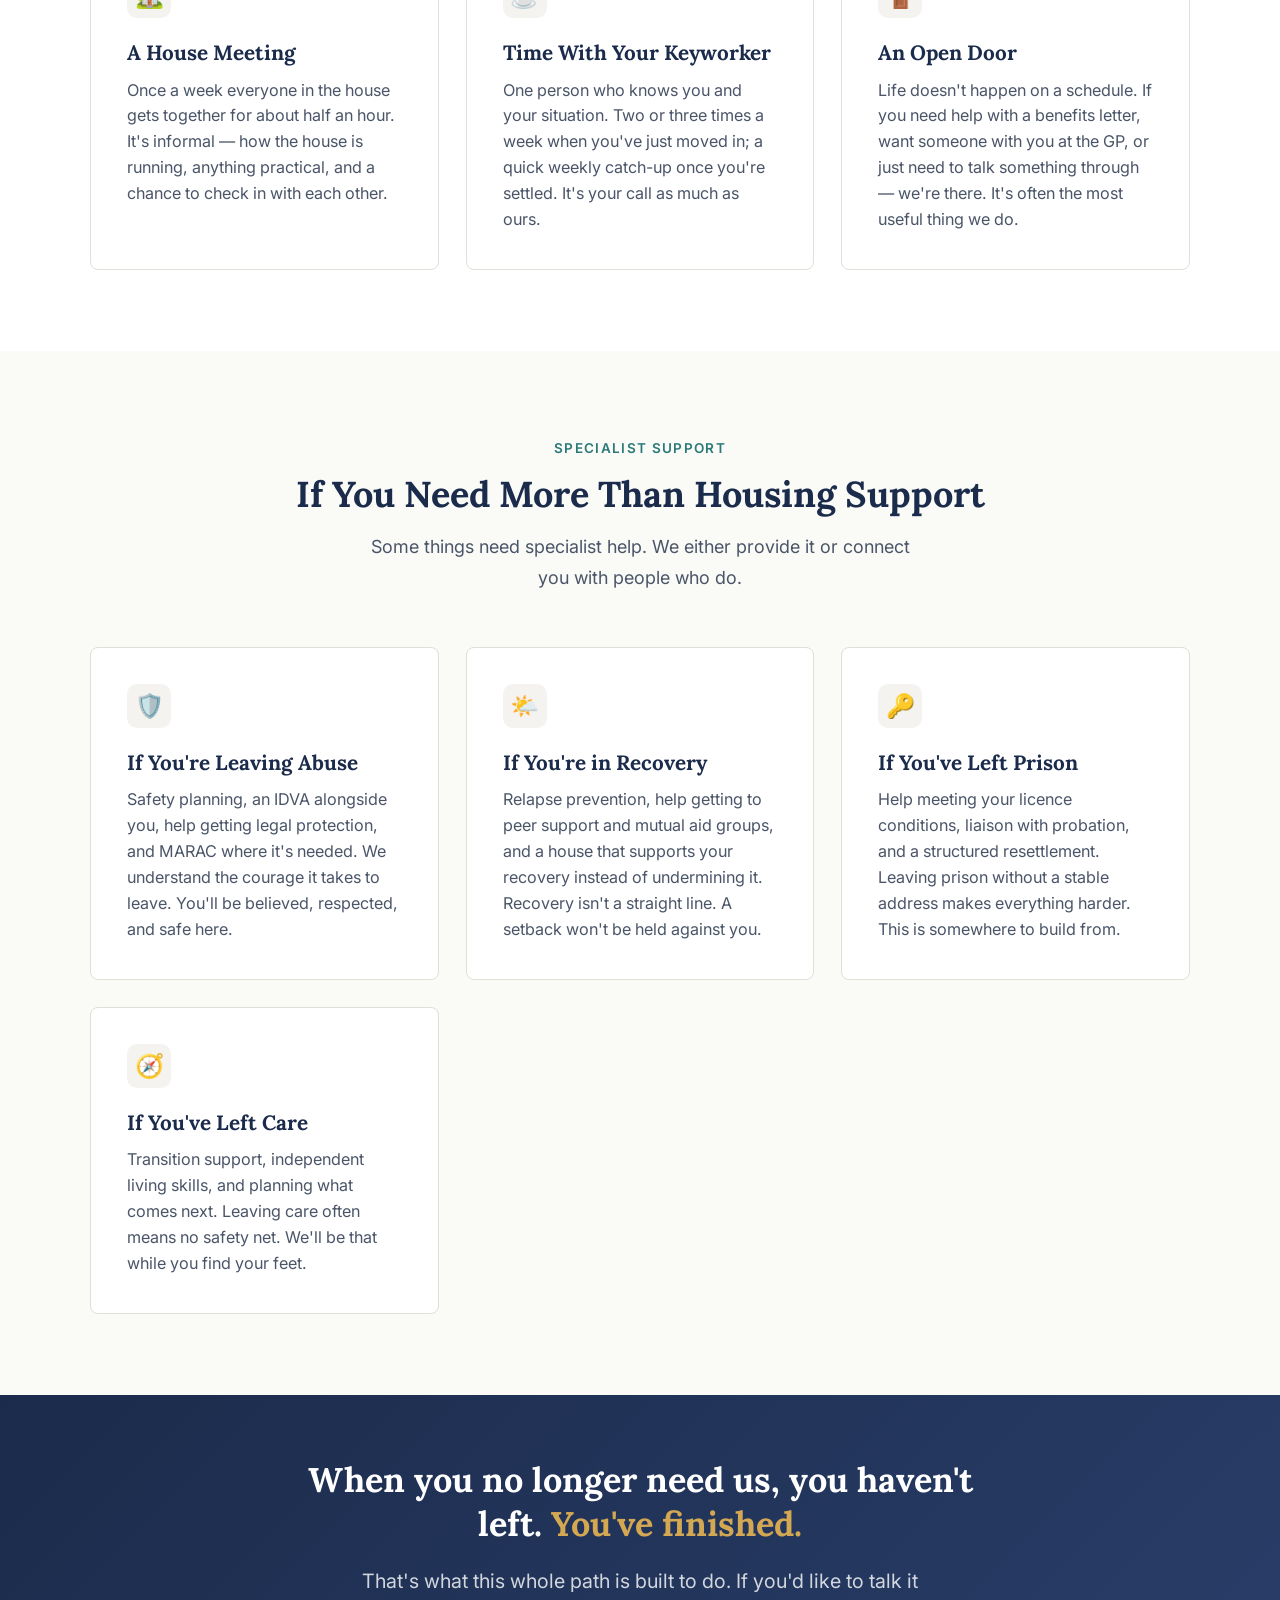
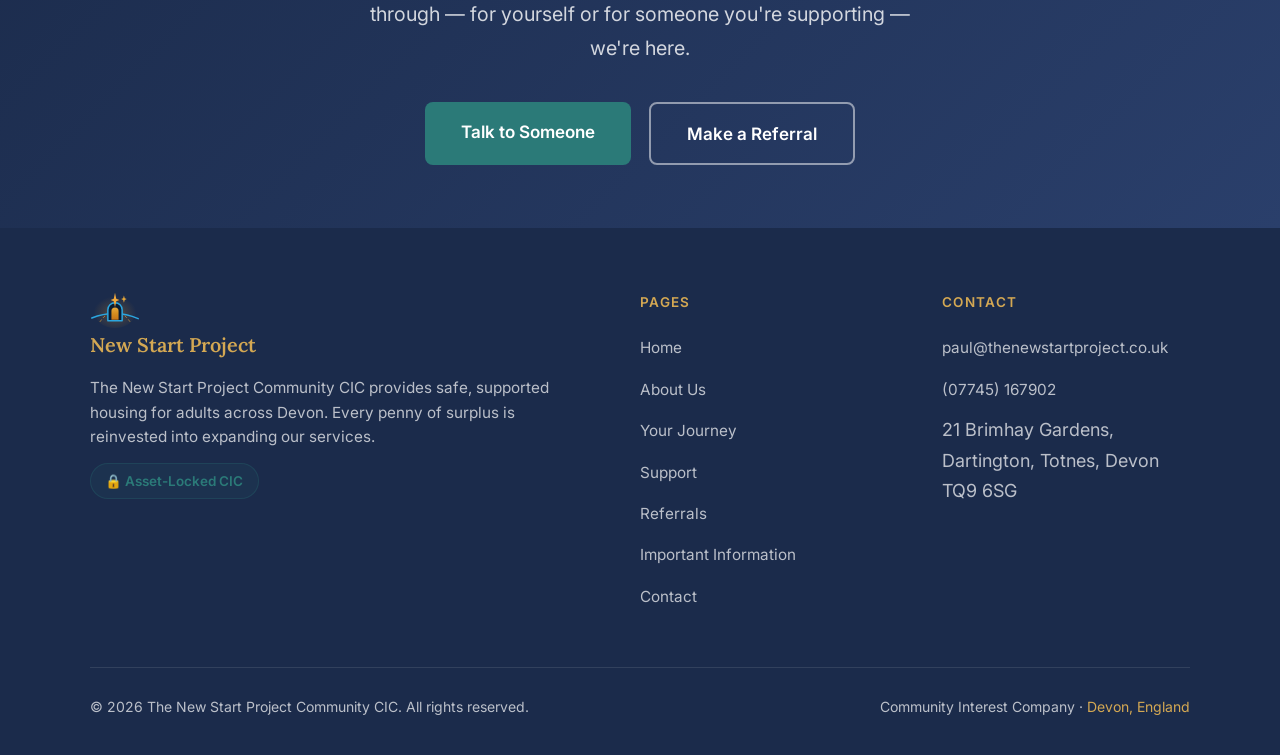
<file: journey.html>
<!DOCTYPE html>
<html lang="en">
<head>
  <meta charset="UTF-8">
  <meta name="viewport" content="width=device-width, initial-scale=1.0">
  <title>Your Journey | The New Start Project Community CIC</title>
  <meta name="description" content="What living with The New Start Project is like, from your first day to living independently — and the aftercare that carries on once you have moved on.">
  <link rel="stylesheet" href="style.css">
</head>
<body>

  <nav class="site-nav">
    <div class="nav-inner">
      <a href="index.html" class="nav-brand">
        <img src="logo.svg" alt="" class="brand-mark">
        <span class="brand-text">New Start <span class="brand-accent">Project</span></span>
      </a>
      <button class="nav-toggle" onclick="document.querySelector('.nav-links').classList.toggle('open')" aria-label="Menu">
        <span></span><span></span><span></span>
      </button>
      <ul class="nav-links">
        <li><a href="index.html">Home</a></li>
        <li><a href="about.html">About</a></li>
        <li><a href="journey.html" class="active">Your Journey</a></li>
        <li><a href="services.html">Support</a></li>
        <li><a href="referrals.html">Referrals</a></li>
        <li><a href="important-information.html">Important Info</a></li>
        <li><a href="contact.html">Contact</a></li>
      </ul>
    </div>
  </nav>

  <section class="hero">
    <div class="hero-inner">
      <div class="hero-tag">Your Journey</div>
      <h1>From your first night to your <em>own front door</em></h1>
      <p>Some people arrive in crisis. Some arrive exhausted. Some arrive not quite believing that this time might be different. Wherever you're starting from, you won't be walking it on your own.</p>
    </div>
  </section>

  <div class="section">
    <div class="section-inner">
      <div class="callout">
        <p><strong>This isn't a programme you get enrolled onto.</strong> There's no course to complete and no timetable to keep up with. It's a path that unfolds at whatever pace suits you — five stages, and you move between them when you're ready, not when a calendar says so.</p>
      </div>
    </div>
  </div>

  <div class="section section-alt">
    <div class="section-inner">
      <div class="section-header">
        <div class="section-label">The Five Stages</div>
        <h2>What to Expect</h2>
      </div>

      <div class="stage">
        <div class="stage-num">1</div>
        <div class="stage-body">
          <h3>Arrival</h3>
          <p class="stage-lead">Your first few days are about one thing: feeling safe.</p>
          <p>We won't rush you into assessments or paperwork. We'll welcome you, show you your room, introduce you to the house, and give you space to breathe. For a lot of people who come to us, this is the first time in a long while they've had a door they can close and a bed that's their own.</p>
          <ul class="stage-list">
            <li>A proper conversation within your first 48 hours — not a form-filling exercise, just someone asking where you are and what you need</li>
            <li>A support plan you build together with your keyworker, in your words</li>
            <li>Time to settle — getting to know the house and the people in it</li>
          </ul>
        </div>
      </div>

      <div class="stage">
        <div class="stage-num">2</div>
        <div class="stage-body">
          <h3>Building Skills</h3>
          <p class="stage-lead">Once you feel settled, the real work begins — at your pace, not ours.</p>
          <p>For some people that means learning to cook a meal or manage a budget. For others it means facing the things that led to losing their home in the first place. We won't judge you for where you're starting. What we care about is where you're heading.</p>
          <ul class="stage-list">
            <li>Regular sessions with your keyworker, focused on your goals</li>
            <li>Practical skills — cooking, cleaning, budgeting, managing bills</li>
            <li>Emotional support — access to counselling, recovery support, rebuilding your confidence</li>
            <li>Work, training and education — when you're ready, and not before</li>
          </ul>
        </div>
      </div>

      <div class="stage">
        <div class="stage-num">3</div>
        <div class="stage-body">
          <h3>Preparing to Move On</h3>
          <p class="stage-lead">Moving on isn't something that happens to you. It's something you choose, when you're ready.</p>
          <p>This stage starts when you and your keyworker agree that living independently is a realistic next step. It's about preparation, not pressure. We want you to walk into your own place feeling capable — not pushed out before your time.</p>
          <ul class="stage-list">
            <li>Planning the move — what kind of place suits you, what area, what support you might still want</li>
            <li>Your housing options — private rented, social housing, supported move-on</li>
            <li>Tenancy skills — understanding your agreement, knowing your rights</li>
            <li>Building the confidence to live on your own, because skills without confidence aren't enough</li>
          </ul>
        </div>
      </div>

      <div class="stage">
        <div class="stage-num">4</div>
        <div class="stage-body">
          <h3>Moving Out</h3>
          <p class="stage-lead">This is the moment everything has been building toward.</p>
          <p>Moving into your own home is a huge milestone. If you've been through homelessness, abuse, or prison, it can also be frightening. You won't face that day on your own.</p>
          <ul class="stage-list">
            <li>Practical help with the move — transport, furniture, the things you need</li>
            <li>Getting set up — utilities, broadband, council tax</li>
            <li>Celebrating it, because it matters, and you deserve to hear that</li>
          </ul>
        </div>
      </div>

      <div class="stage">
        <div class="stage-num">5</div>
        <div class="stage-body">
          <h3>Aftercare</h3>
          <p class="stage-lead">Our job isn't finished when you move out.</p>
          <p>The first few weeks of living independently are the hardest. Most providers close the file when someone leaves. We don't. If you're struggling with a first council tax bill, or you're behind on rent in month one, or living alone is simply overwhelming — there's still someone to ring.</p>
          <ul class="stage-list">
            <li>A settling-in check in your first week</li>
            <li>Help with bills — council tax, utilities, working out what's due and when</li>
            <li>Budgeting support as you manage on your own</li>
            <li>Regular check-ins to catch problems early</li>
            <li>You can still contact us after you've moved on</li>
            <li>Contact reduces gradually, as your confidence grows — until you don't need us</li>
          </ul>
        </div>
      </div>
    </div>
  </div>

  <div class="section">
    <div class="section-inner">
      <div class="section-header">
        <div class="section-label">How Much Support</div>
        <h2>As Much As You Need, For As Long As You Need It</h2>
        <p>We use three broad levels to plan our time. They're not boxes you get put in — they simply help us make sure the people who need the most attention get it. You can move between them in either direction, at any time.</p>
      </div>

      <div class="card-grid">
        <div class="card">
          <div class="card-icon">🌱</div>
          <h3>Early Days</h3>
          <p class="level-hours">Around 4–7 hours a week</p>
          <p>For when you've just arrived, you're going through something difficult, or things feel like a lot. You'll see your keyworker several times a week, with hands-on help and someone alongside you for appointments.</p>
        </div>
        <div class="card">
          <div class="card-icon">🌿</div>
          <h3>Building Stability</h3>
          <p class="level-hours">Around 2–4 hours a week</p>
          <p>For when you're getting there but still working things through — rebuilding routines, sorting out health, learning to manage money. A weekly session plus help where you want it.</p>
        </div>
        <div class="card">
          <div class="card-icon">🌳</div>
          <h3>Settling In Well</h3>
          <p class="level-hours">Up to 2 hours a week</p>
          <p>For when you're managing day to day and growing in confidence, but you like knowing someone's there. A weekly check-in, help keeping benefits straight, and planning your move on when it feels right.</p>
        </div>
      </div>

      <p class="note">Those hours are a planning guide, not a limit and not an entitlement. What matters is that you get what you need — and that you never feel watched, managed, or processed. This is your home. We want it to feel like one.</p>
    </div>
  </div>

  <div class="section section-alt">
    <div class="section-inner">
      <div class="section-header">
        <div class="section-label">Day to Day</div>
        <h2>What a Normal Week Looks Like</h2>
      </div>
      <div class="card-grid">
        <div class="card">
          <div class="card-icon">🏡</div>
          <h3>A House Meeting</h3>
          <p>Once a week everyone in the house gets together for about half an hour. It's informal — how the house is running, anything practical, and a chance to check in with each other.</p>
        </div>
        <div class="card">
          <div class="card-icon">☕</div>
          <h3>Time With Your Keyworker</h3>
          <p>One person who knows you and your situation. Two or three times a week when you've just moved in; a quick weekly catch-up once you're settled. It's your call as much as ours.</p>
        </div>
        <div class="card">
          <div class="card-icon">🚪</div>
          <h3>An Open Door</h3>
          <p>Life doesn't happen on a schedule. If you need help with a benefits letter, want someone with you at the GP, or just need to talk something through — we're there. It's often the most useful thing we do.</p>
        </div>
      </div>
    </div>
  </div>

  <div class="section">
    <div class="section-inner">
      <div class="section-header">
        <div class="section-label">Specialist Support</div>
        <h2>If You Need More Than Housing Support</h2>
        <p>Some things need specialist help. We either provide it or connect you with people who do.</p>
      </div>
      <div class="card-grid">
        <div class="card">
          <div class="card-icon">🛡️</div>
          <h3>If You're Leaving Abuse</h3>
          <p>Safety planning, an IDVA alongside you, help getting legal protection, and MARAC where it's needed. We understand the courage it takes to leave. You'll be believed, respected, and safe here.</p>
        </div>
        <div class="card">
          <div class="card-icon">🌤️</div>
          <h3>If You're in Recovery</h3>
          <p>Relapse prevention, help getting to peer support and mutual aid groups, and a house that supports your recovery instead of undermining it. Recovery isn't a straight line. A setback won't be held against you.</p>
        </div>
        <div class="card">
          <div class="card-icon">🔑</div>
          <h3>If You've Left Prison</h3>
          <p>Help meeting your licence conditions, liaison with probation, and a structured resettlement. Leaving prison without a stable address makes everything harder. This is somewhere to build from.</p>
        </div>
        <div class="card">
          <div class="card-icon">🧭</div>
          <h3>If You've Left Care</h3>
          <p>Transition support, independent living skills, and planning what comes next. Leaving care often means no safety net. We'll be that while you find your feet.</p>
        </div>
      </div>
    </div>
  </div>

  <section class="hero" style="padding: 3.5rem 0;">
    <div class="hero-inner">
      <h2>When you no longer need us, you haven't left. <em>You've finished.</em></h2>
      <p>That's what this whole path is built to do. If you'd like to talk it through — for yourself or for someone you're supporting — we're here.</p>
      <div class="hero-buttons">
        <a href="contact.html" class="hero-cta">Talk to Someone</a>
        <a href="referrals.html" class="hero-cta-outline">Make a Referral</a>
      </div>
    </div>
  </section>

  <footer class="site-footer">
    <div class="footer-inner">
      <div class="footer-grid">
        <div>
          <div class="footer-brand">
            <img src="logo.svg" alt="" class="brand-mark">
            <span>New Start <span class="brand-accent">Project</span></span>
          </div>
          <p class="footer-desc">The New Start Project Community CIC provides safe, supported housing for adults across Devon. Every penny of surplus is reinvested into expanding our services.</p>
          <div class="cic-badge" style="margin-top: 0.75rem;">🔒 Asset-Locked CIC</div>
        </div>
        <div>
          <div class="footer-heading">Pages</div>
          <ul class="footer-links">
            <li><a href="index.html">Home</a></li>
            <li><a href="about.html">About Us</a></li>
            <li><a href="journey.html">Your Journey</a></li>
            <li><a href="services.html">Support</a></li>
            <li><a href="referrals.html">Referrals</a></li>
            <li><a href="important-information.html">Important Information</a></li>
            <li><a href="contact.html">Contact</a></li>
          </ul>
        </div>
        <div>
          <div class="footer-heading">Contact</div>
          <ul class="footer-links">
            <li><a href="mailto:paul@thenewstartproject.co.uk">paul@thenewstartproject.co.uk</a></li>
            <li><a href="tel:07745167902">(07745) 167902</a></li>
            <li>21 Brimhay Gardens, Dartington, Totnes, Devon TQ9 6SG</li>
          </ul>
        </div>
      </div>
      <div class="footer-bottom">
        <div>&copy; 2026 The New Start Project Community CIC. All rights reserved.</div>
        <div>Community Interest Company &middot; <span>Devon, England</span></div>
      </div>
    </div>
  </footer>

</body>
</html>
</file>
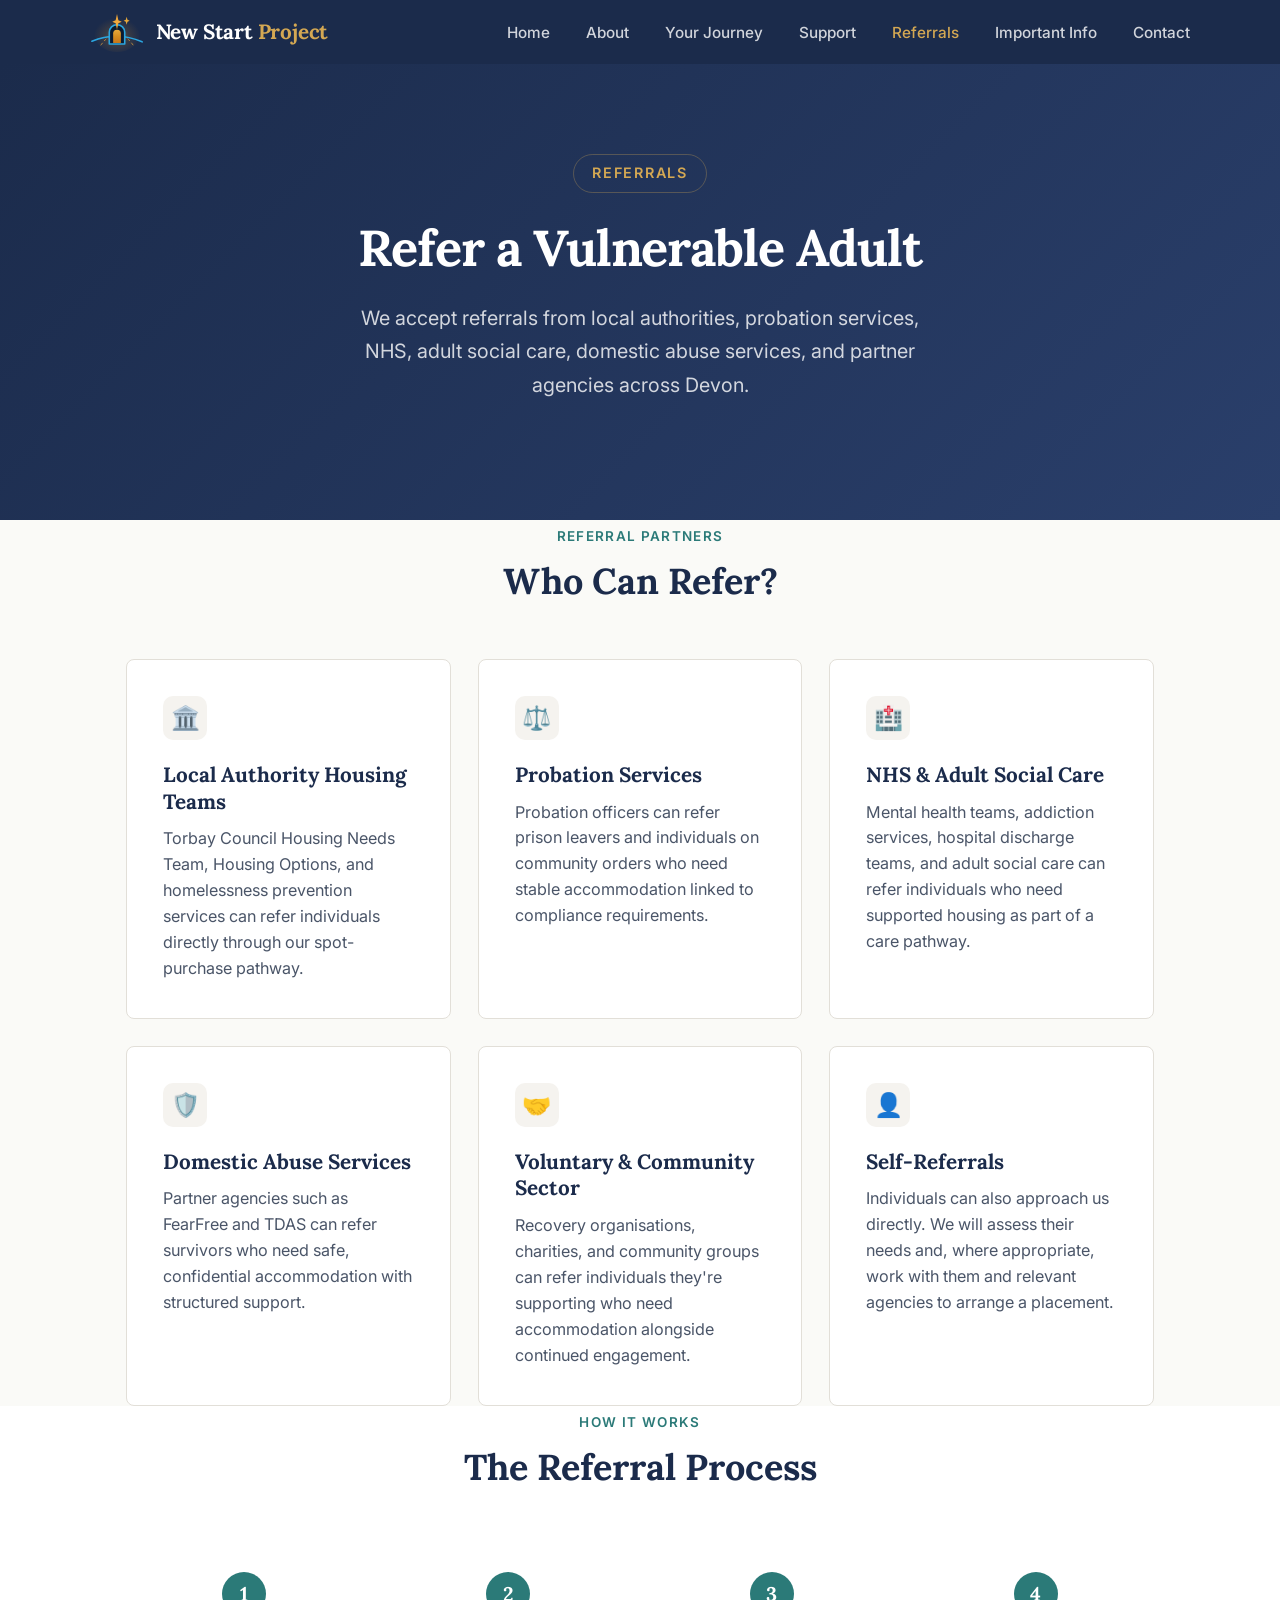
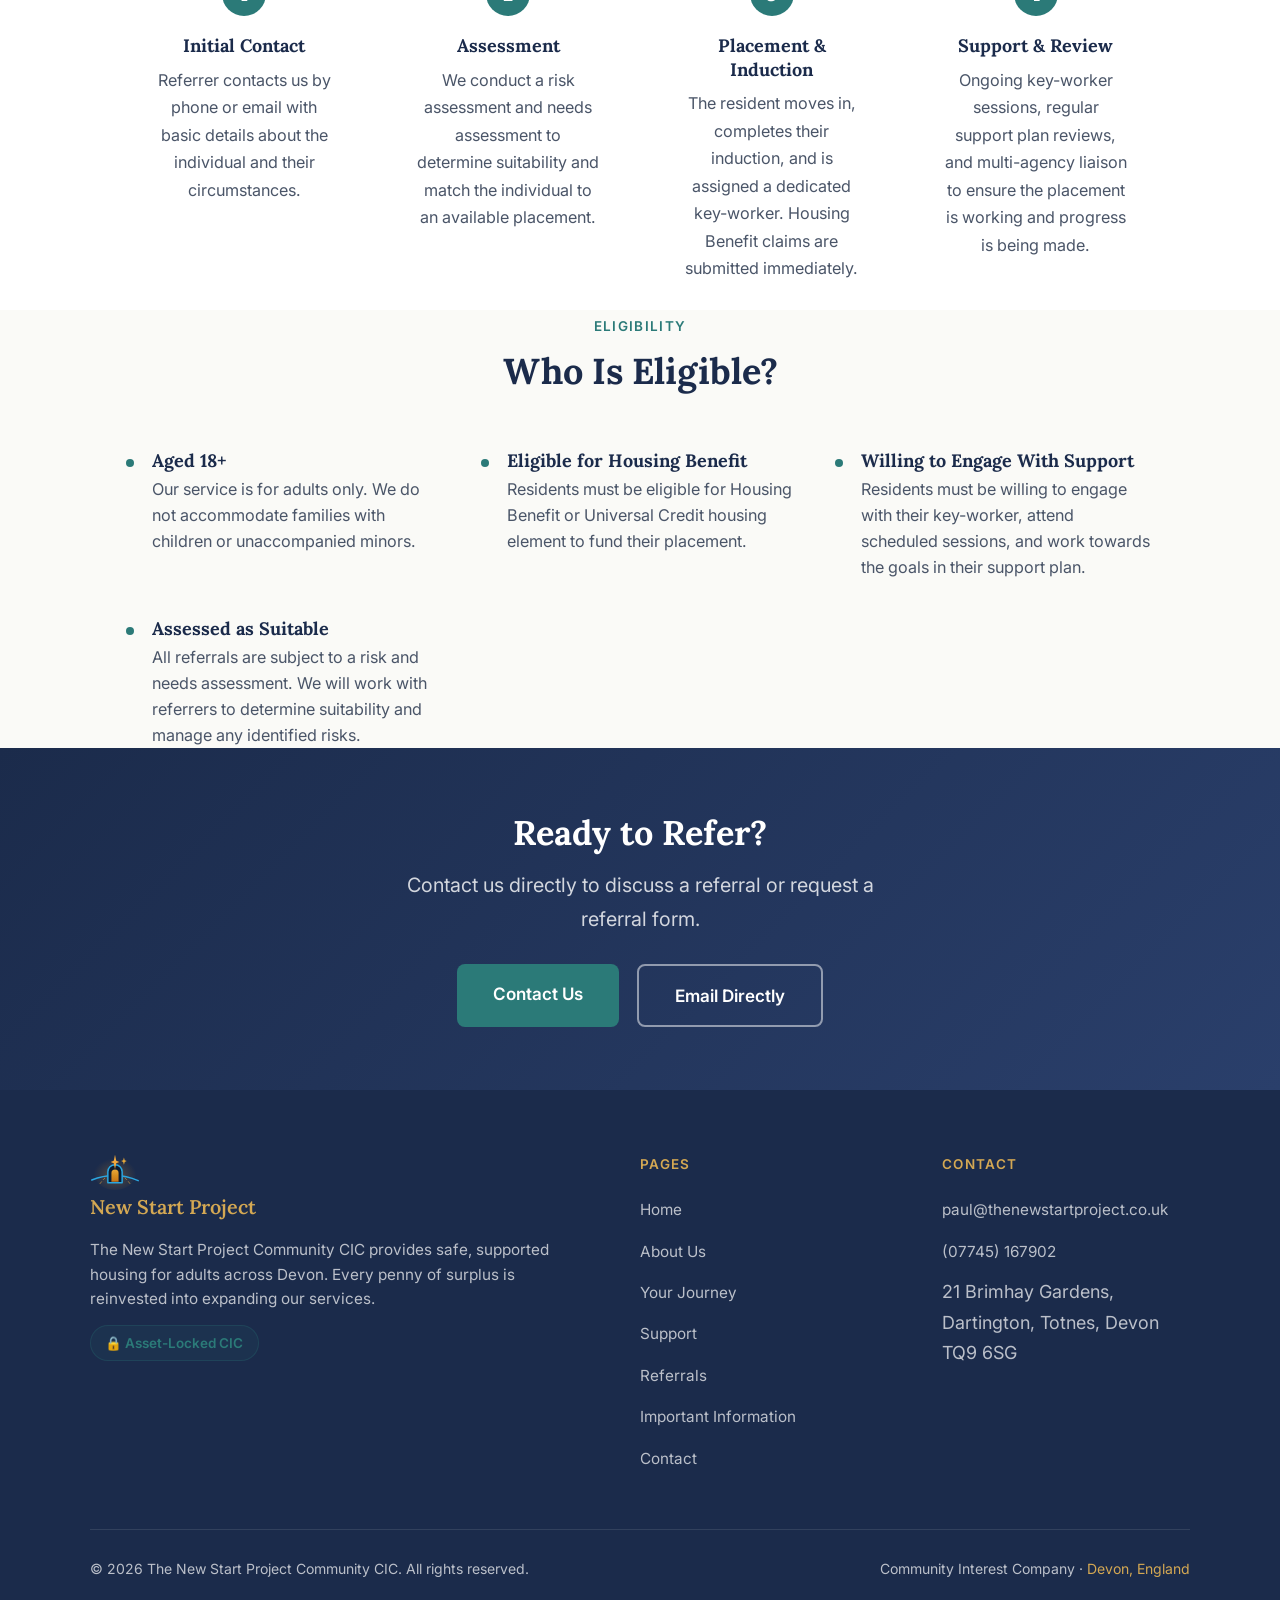
<file: referrals.html>
<!DOCTYPE html>
<html lang="en">
<head>
  <meta charset="UTF-8">
  <meta name="viewport" content="width=device-width, initial-scale=1.0">
  <title>Referrals | The New Start Project Community CIC</title>
  <meta name="description" content="How to refer vulnerable adults to our supported housing service. We accept referrals from local authorities, probation, NHS, and partner agencies across Devon.">
  <link rel="preconnect" href="https://fonts.googleapis.com">
  <link href="https://fonts.googleapis.com/css2?family=Inter:wght@400;500;600;700;800&display=swap" rel="stylesheet">
  <link rel="stylesheet" href="style.css">
</head>
<body>

    <nav class="site-nav">
    <div class="nav-inner">
      <a href="index.html" class="nav-brand">
        <img src="logo.svg" alt="" class="brand-mark">
        <span class="brand-text">New Start <span class="brand-accent">Project</span></span>
      </a>
      <button class="nav-toggle" onclick="document.querySelector('.nav-links').classList.toggle('open')" aria-label="Menu">
        <span></span><span></span><span></span>
      </button>
      <ul class="nav-links">
        <li><a href="index.html">Home</a></li>
        <li><a href="about.html">About</a></li>
        <li><a href="journey.html">Your Journey</a></li>
        <li><a href="services.html">Support</a></li>
        <li><a href="referrals.html" class="active">Referrals</a></li>
        <li><a href="important-information.html">Important Info</a></li>
        <li><a href="contact.html">Contact</a></li>
      </ul>
    </div>
  </nav>

  <section class="hero">
    <div class="container">
      <div class="hero-badge">Referrals</div>
      <h1>Refer a <span>Vulnerable Adult</span></h1>
      <p>We accept referrals from local authorities, probation services, NHS, adult social care, domestic abuse services, and partner agencies across Devon.</p>
    </div>
  </section>

  <!-- WHO CAN REFER -->
  <section>
    <div class="container">
      <div class="section-header">
        <div class="section-label">Referral Partners</div>
        <h2>Who Can Refer?</h2>
      </div>
      <div class="card-grid">
        <div class="card">
          <div class="card-icon">🏛️</div>
          <h3>Local Authority Housing Teams</h3>
          <p>Torbay Council Housing Needs Team, Housing Options, and homelessness prevention services can refer individuals directly through our spot-purchase pathway.</p>
        </div>
        <div class="card">
          <div class="card-icon">⚖️</div>
          <h3>Probation Services</h3>
          <p>Probation officers can refer prison leavers and individuals on community orders who need stable accommodation linked to compliance requirements.</p>
        </div>
        <div class="card">
          <div class="card-icon">🏥</div>
          <h3>NHS &amp; Adult Social Care</h3>
          <p>Mental health teams, addiction services, hospital discharge teams, and adult social care can refer individuals who need supported housing as part of a care pathway.</p>
        </div>
        <div class="card">
          <div class="card-icon">🛡️</div>
          <h3>Domestic Abuse Services</h3>
          <p>Partner agencies such as FearFree and TDAS can refer survivors who need safe, confidential accommodation with structured support.</p>
        </div>
        <div class="card">
          <div class="card-icon">🤝</div>
          <h3>Voluntary &amp; Community Sector</h3>
          <p>Recovery organisations, charities, and community groups can refer individuals they're supporting who need accommodation alongside continued engagement.</p>
        </div>
        <div class="card">
          <div class="card-icon">👤</div>
          <h3>Self-Referrals</h3>
          <p>Individuals can also approach us directly. We will assess their needs and, where appropriate, work with them and relevant agencies to arrange a placement.</p>
        </div>
      </div>
    </div>
  </section>

  <!-- PROCESS -->
  <section>
    <div class="container">
      <div class="section-header">
        <div class="section-label">How It Works</div>
        <h2>The Referral Process</h2>
      </div>
      <div class="process-steps">
        <div class="step">
          <div class="step-number">1</div>
          <h4>Initial Contact</h4>
          <p>Referrer contacts us by phone or email with basic details about the individual and their circumstances.</p>
        </div>
        <div class="step">
          <div class="step-number">2</div>
          <h4>Assessment</h4>
          <p>We conduct a risk assessment and needs assessment to determine suitability and match the individual to an available placement.</p>
        </div>
        <div class="step">
          <div class="step-number">3</div>
          <h4>Placement &amp; Induction</h4>
          <p>The resident moves in, completes their induction, and is assigned a dedicated key-worker. Housing Benefit claims are submitted immediately.</p>
        </div>
        <div class="step">
          <div class="step-number">4</div>
          <h4>Support &amp; Review</h4>
          <p>Ongoing key-worker sessions, regular support plan reviews, and multi-agency liaison to ensure the placement is working and progress is being made.</p>
        </div>
      </div>
    </div>
  </section>

  <!-- ELIGIBILITY -->
  <section>
    <div class="container">
      <div class="section-header">
        <div class="section-label">Eligibility</div>
        <h2>Who Is Eligible?</h2>
      </div>
      <div class="feature-list">
        <div class="feature">
          <div class="feature-marker"></div>
          <div>
            <h4>Aged 18+</h4>
            <p>Our service is for adults only. We do not accommodate families with children or unaccompanied minors.</p>
          </div>
        </div>
        <div class="feature">
          <div class="feature-marker"></div>
          <div>
            <h4>Eligible for Housing Benefit</h4>
            <p>Residents must be eligible for Housing Benefit or Universal Credit housing element to fund their placement.</p>
          </div>
        </div>
        <div class="feature">
          <div class="feature-marker"></div>
          <div>
            <h4>Willing to Engage With Support</h4>
            <p>Residents must be willing to engage with their key-worker, attend scheduled sessions, and work towards the goals in their support plan.</p>
          </div>
        </div>
        <div class="feature">
          <div class="feature-marker"></div>
          <div>
            <h4>Assessed as Suitable</h4>
            <p>All referrals are subject to a risk and needs assessment. We will work with referrers to determine suitability and manage any identified risks.</p>
          </div>
        </div>
      </div>
    </div>
  </section>

  <!-- CTA -->
  <section class="hero" style="padding: 3.5rem 0;">
    <div class="container">
      <h2 style="color: var(--white); margin-bottom: 0.75rem;">Ready to Refer?</h2>
      <p style="max-width: 500px; margin: 0 auto 1.5rem;">Contact us directly to discuss a referral or request a referral form.</p>
      <div class="btn-group">
        <a href="contact.html" class="btn btn-primary">Contact Us</a>
        <a href="mailto:paul@thenewstartproject.co.uk" class="btn btn-outline">Email Directly</a>
      </div>
    </div>
  </section>

  <footer class="site-footer">
    <div class="footer-inner">
      <div class="footer-grid">
        <div>
          <div class="footer-brand">
            <img src="logo.svg" alt="" class="brand-mark">
            <span>New Start <span class="brand-accent">Project</span></span>
          </div>
          <p class="footer-desc">The New Start Project Community CIC provides safe, supported housing for adults across Devon. Every penny of surplus is reinvested into expanding our services.</p>
          <div class="cic-badge" style="margin-top: 0.75rem;">🔒 Asset-Locked CIC</div>
        </div>
        <div>
          <div class="footer-heading">Pages</div>
          <ul class="footer-links">
            <li><a href="index.html">Home</a></li>
            <li><a href="about.html">About Us</a></li>
            <li><a href="journey.html">Your Journey</a></li>
            <li><a href="services.html">Support</a></li>
            <li><a href="referrals.html">Referrals</a></li>
            <li><a href="important-information.html">Important Information</a></li>
            <li><a href="contact.html">Contact</a></li>
          </ul>
        </div>
        <div>
          <div class="footer-heading">Contact</div>
          <ul class="footer-links">
            <li><a href="mailto:paul@thenewstartproject.co.uk">paul@thenewstartproject.co.uk</a></li>
            <li><a href="tel:07745167902">(07745) 167902</a></li>
            <li>21 Brimhay Gardens, Dartington, Totnes, Devon TQ9 6SG</li>
          </ul>
        </div>
      </div>
      <div class="footer-bottom">
        <div>&copy; 2026 The New Start Project Community CIC. All rights reserved.</div>
        <div>Community Interest Company &middot; <span>Devon, England</span></div>
      </div>
    </div>
  </footer>

</body>
</html>
</file>
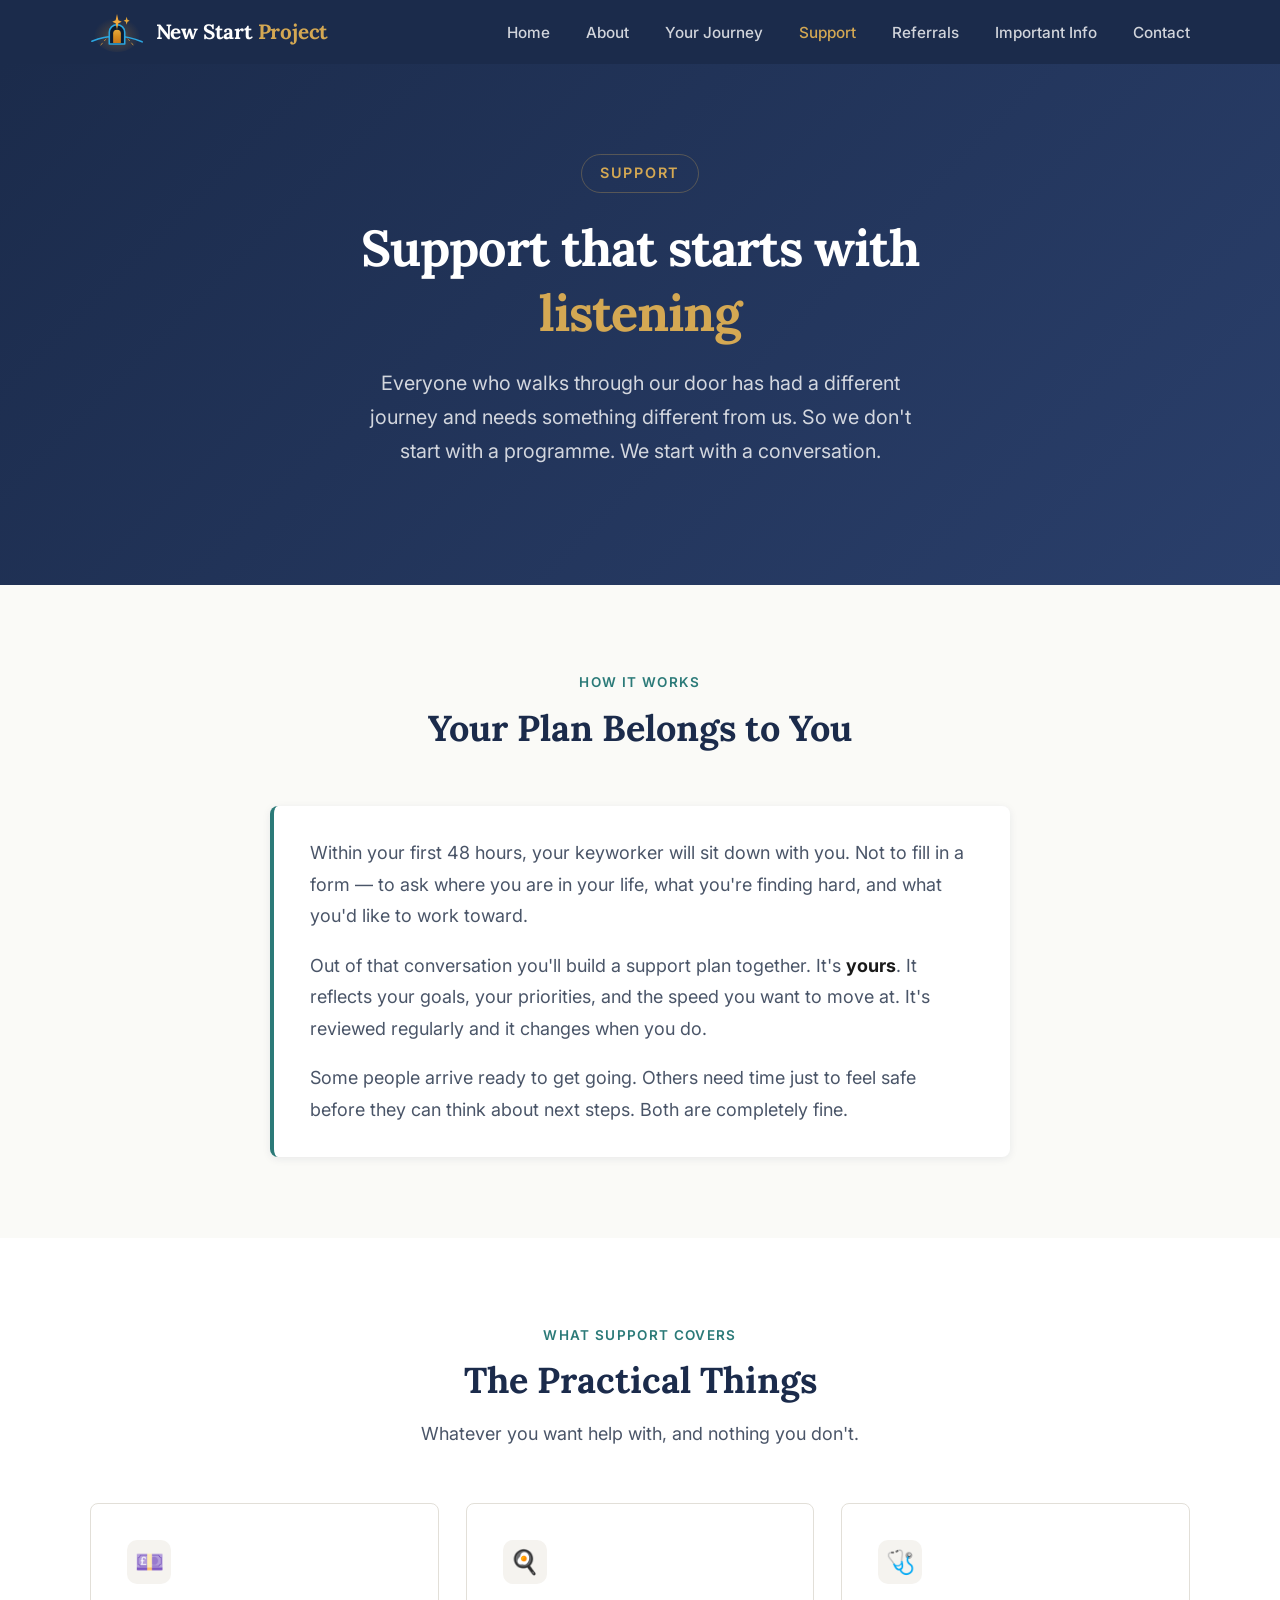
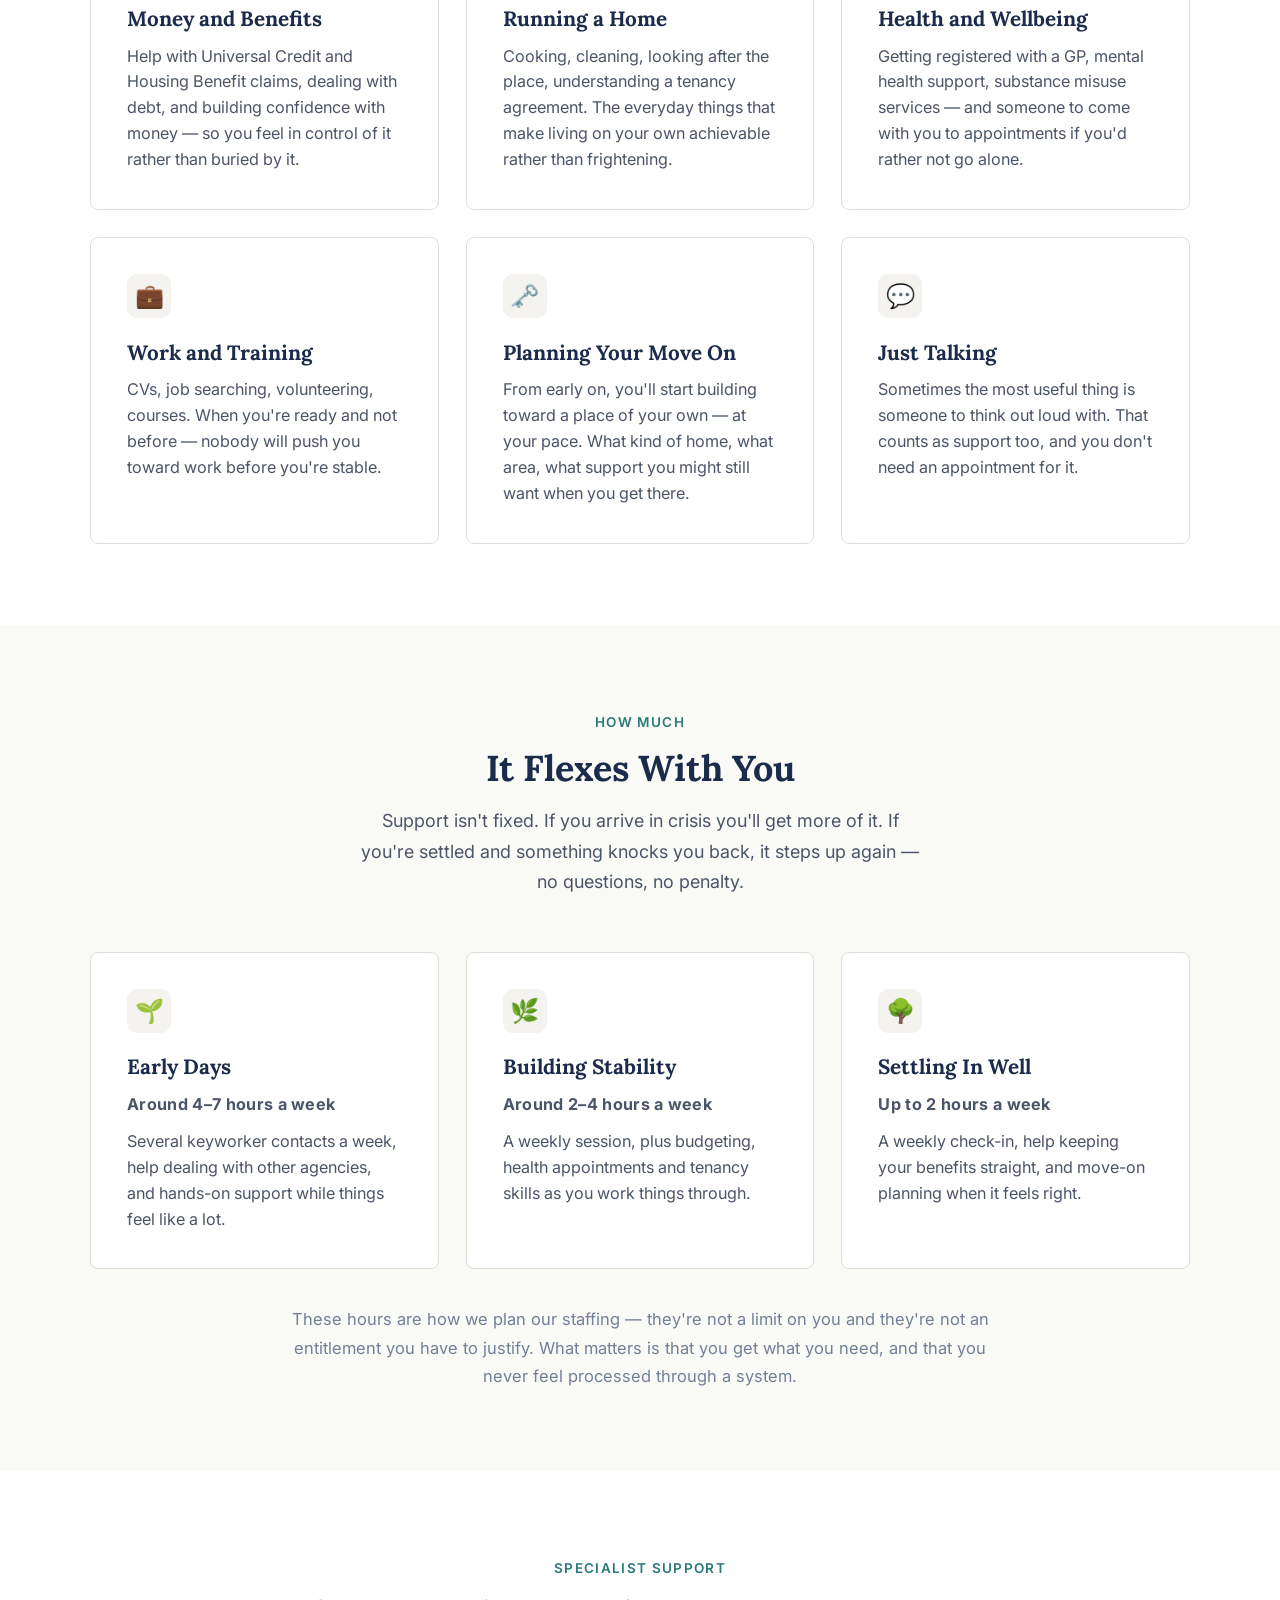
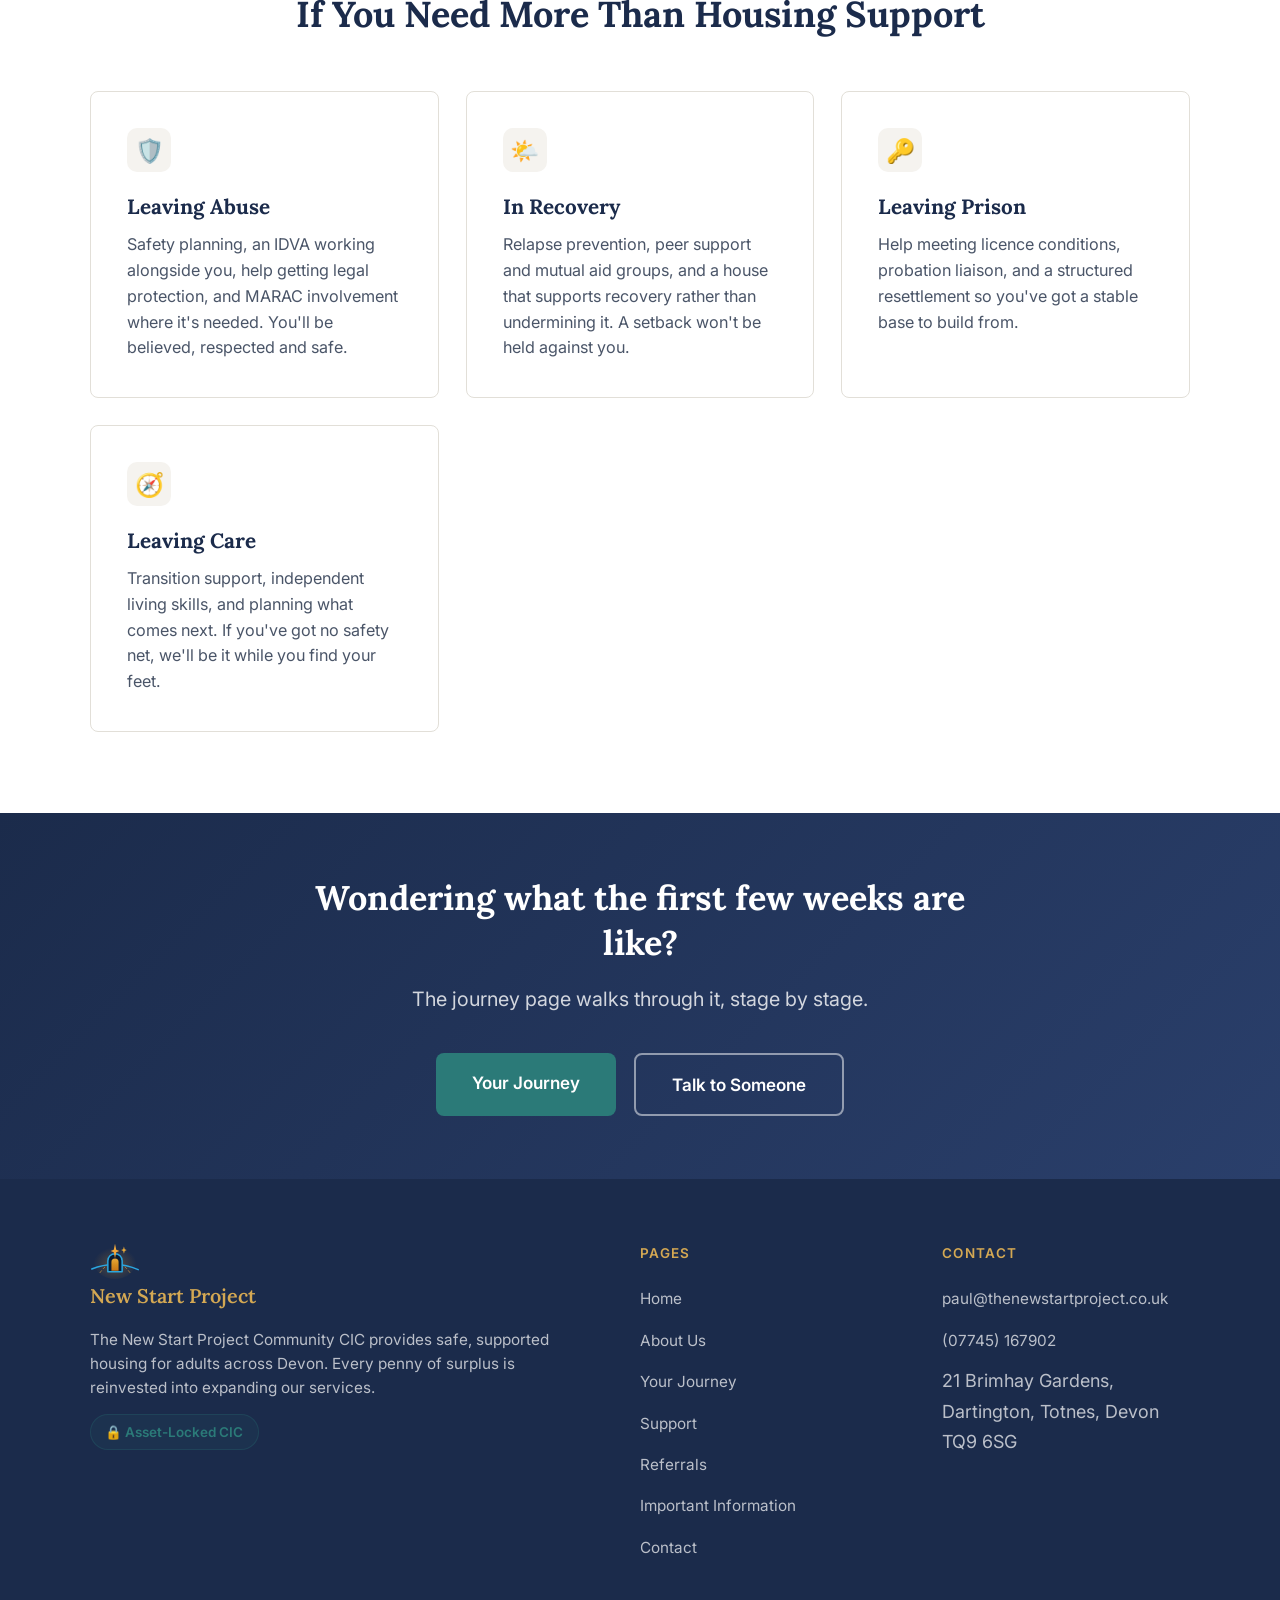
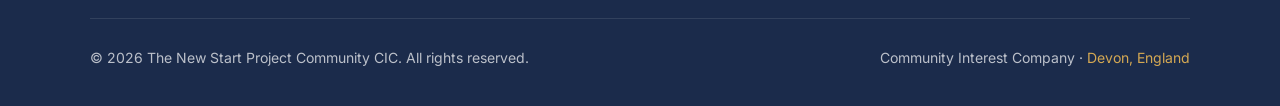
<file: services.html>
<!DOCTYPE html>
<html lang="en">
<head>
  <meta charset="UTF-8">
  <meta name="viewport" content="width=device-width, initial-scale=1.0">
  <title>Support | The New Start Project Community CIC</title>
  <meta name="description" content="The practical help you can expect — benefits and budgeting, health, tenancy skills, work and training — and how support flexes as things change.">
  <link rel="stylesheet" href="style.css">
</head>
<body>

  <nav class="site-nav">
    <div class="nav-inner">
      <a href="index.html" class="nav-brand">
        <img src="logo.svg" alt="" class="brand-mark">
        <span class="brand-text">New Start <span class="brand-accent">Project</span></span>
      </a>
      <button class="nav-toggle" onclick="document.querySelector('.nav-links').classList.toggle('open')" aria-label="Menu">
        <span></span><span></span><span></span>
      </button>
      <ul class="nav-links">
        <li><a href="index.html">Home</a></li>
        <li><a href="about.html">About</a></li>
        <li><a href="journey.html">Your Journey</a></li>
        <li><a href="services.html" class="active">Support</a></li>
        <li><a href="referrals.html">Referrals</a></li>
        <li><a href="important-information.html">Important Info</a></li>
        <li><a href="contact.html">Contact</a></li>
      </ul>
    </div>
  </nav>

  <section class="hero">
    <div class="hero-inner">
      <div class="hero-tag">Support</div>
      <h1>Support that starts with <em>listening</em></h1>
      <p>Everyone who walks through our door has had a different journey and needs something different from us. So we don't start with a programme. We start with a conversation.</p>
    </div>
  </section>

  <div class="section">
    <div class="section-inner">
      <div class="section-header">
        <div class="section-label">How It Works</div>
        <h2>Your Plan Belongs to You</h2>
      </div>
      <div class="callout">
        <p>Within your first 48 hours, your keyworker will sit down with you. Not to fill in a form — to ask where you are in your life, what you're finding hard, and what you'd like to work toward.</p>
        <p>Out of that conversation you'll build a support plan together. It's <strong>yours</strong>. It reflects your goals, your priorities, and the speed you want to move at. It's reviewed regularly and it changes when you do.</p>
        <p>Some people arrive ready to get going. Others need time just to feel safe before they can think about next steps. Both are completely fine.</p>
      </div>
    </div>
  </div>

  <div class="section section-alt">
    <div class="section-inner">
      <div class="section-header">
        <div class="section-label">What Support Covers</div>
        <h2>The Practical Things</h2>
        <p>Whatever you want help with, and nothing you don't.</p>
      </div>
      <div class="cards-grid">
        <div class="card">
          <div class="card-icon">💷</div>
          <h3>Money and Benefits</h3>
          <p>Help with Universal Credit and Housing Benefit claims, dealing with debt, and building confidence with money — so you feel in control of it rather than buried by it.</p>
        </div>
        <div class="card">
          <div class="card-icon">🍳</div>
          <h3>Running a Home</h3>
          <p>Cooking, cleaning, looking after the place, understanding a tenancy agreement. The everyday things that make living on your own achievable rather than frightening.</p>
        </div>
        <div class="card">
          <div class="card-icon">🩺</div>
          <h3>Health and Wellbeing</h3>
          <p>Getting registered with a GP, mental health support, substance misuse services — and someone to come with you to appointments if you'd rather not go alone.</p>
        </div>
        <div class="card">
          <div class="card-icon">💼</div>
          <h3>Work and Training</h3>
          <p>CVs, job searching, volunteering, courses. When you're ready and not before — nobody will push you toward work before you're stable.</p>
        </div>
        <div class="card">
          <div class="card-icon">🗝️</div>
          <h3>Planning Your Move On</h3>
          <p>From early on, you'll start building toward a place of your own — at your pace. What kind of home, what area, what support you might still want when you get there.</p>
        </div>
        <div class="card">
          <div class="card-icon">💬</div>
          <h3>Just Talking</h3>
          <p>Sometimes the most useful thing is someone to think out loud with. That counts as support too, and you don't need an appointment for it.</p>
        </div>
      </div>
    </div>
  </div>

  <div class="section">
    <div class="section-inner">
      <div class="section-header">
        <div class="section-label">How Much</div>
        <h2>It Flexes With You</h2>
        <p>Support isn't fixed. If you arrive in crisis you'll get more of it. If you're settled and something knocks you back, it steps up again — no questions, no penalty.</p>
      </div>
      <div class="cards-grid">
        <div class="card">
          <div class="card-icon">🌱</div>
          <h3>Early Days</h3>
          <p class="level-hours">Around 4–7 hours a week</p>
          <p>Several keyworker contacts a week, help dealing with other agencies, and hands-on support while things feel like a lot.</p>
        </div>
        <div class="card">
          <div class="card-icon">🌿</div>
          <h3>Building Stability</h3>
          <p class="level-hours">Around 2–4 hours a week</p>
          <p>A weekly session, plus budgeting, health appointments and tenancy skills as you work things through.</p>
        </div>
        <div class="card">
          <div class="card-icon">🌳</div>
          <h3>Settling In Well</h3>
          <p class="level-hours">Up to 2 hours a week</p>
          <p>A weekly check-in, help keeping your benefits straight, and move-on planning when it feels right.</p>
        </div>
      </div>
      <p class="note">These hours are how we plan our staffing — they're not a limit on you and they're not an entitlement you have to justify. What matters is that you get what you need, and that you never feel processed through a system.</p>
    </div>
  </div>

  <div class="section section-alt">
    <div class="section-inner">
      <div class="section-header">
        <div class="section-label">Specialist Support</div>
        <h2>If You Need More Than Housing Support</h2>
      </div>
      <div class="cards-grid">
        <div class="card">
          <div class="card-icon">🛡️</div>
          <h3>Leaving Abuse</h3>
          <p>Safety planning, an IDVA working alongside you, help getting legal protection, and MARAC involvement where it's needed. You'll be believed, respected and safe.</p>
        </div>
        <div class="card">
          <div class="card-icon">🌤️</div>
          <h3>In Recovery</h3>
          <p>Relapse prevention, peer support and mutual aid groups, and a house that supports recovery rather than undermining it. A setback won't be held against you.</p>
        </div>
        <div class="card">
          <div class="card-icon">🔑</div>
          <h3>Leaving Prison</h3>
          <p>Help meeting licence conditions, probation liaison, and a structured resettlement so you've got a stable base to build from.</p>
        </div>
        <div class="card">
          <div class="card-icon">🧭</div>
          <h3>Leaving Care</h3>
          <p>Transition support, independent living skills, and planning what comes next. If you've got no safety net, we'll be it while you find your feet.</p>
        </div>
      </div>
    </div>
  </div>

  <section class="hero" style="padding: 3.5rem 0;">
    <div class="hero-inner">
      <h2>Wondering what the first few weeks are like?</h2>
      <p>The journey page walks through it, stage by stage.</p>
      <div class="hero-buttons">
        <a href="journey.html" class="hero-cta">Your Journey</a>
        <a href="contact.html" class="hero-cta-outline">Talk to Someone</a>
      </div>
    </div>
  </section>

  <footer class="site-footer">
    <div class="footer-inner">
      <div class="footer-grid">
        <div>
          <div class="footer-brand">
            <img src="logo.svg" alt="" class="brand-mark">
            <span>New Start <span class="brand-accent">Project</span></span>
          </div>
          <p class="footer-desc">The New Start Project Community CIC provides safe, supported housing for adults across Devon. Every penny of surplus is reinvested into expanding our services.</p>
          <div class="cic-badge" style="margin-top: 0.75rem;">🔒 Asset-Locked CIC</div>
        </div>
        <div>
          <div class="footer-heading">Pages</div>
          <ul class="footer-links">
            <li><a href="index.html">Home</a></li>
            <li><a href="about.html">About Us</a></li>
            <li><a href="journey.html">Your Journey</a></li>
            <li><a href="services.html">Support</a></li>
            <li><a href="referrals.html">Referrals</a></li>
            <li><a href="important-information.html">Important Information</a></li>
            <li><a href="contact.html">Contact</a></li>
          </ul>
        </div>
        <div>
          <div class="footer-heading">Contact</div>
          <ul class="footer-links">
            <li><a href="mailto:paul@thenewstartproject.co.uk">paul@thenewstartproject.co.uk</a></li>
            <li><a href="tel:07745167902">(07745) 167902</a></li>
            <li>21 Brimhay Gardens, Dartington, Totnes, Devon TQ9 6SG</li>
          </ul>
        </div>
      </div>
      <div class="footer-bottom">
        <div>&copy; 2026 The New Start Project Community CIC. All rights reserved.</div>
        <div>Community Interest Company &middot; <span>Devon, England</span></div>
      </div>
    </div>
  </footer>

</body>
</html>
</file>
<file: style.css>
/* ========================================
   The New Start Project — Core Styles
   Adapted from Employment Law Simplified
   ======================================== */

@import url('https://fonts.googleapis.com/css2?family=Lora:wght@400;500;600;700&family=Inter:wght@400;500;600&display=swap');

:root {
  --navy: #1B2B4B;
  --navy-light: #2A3F6B;
  --teal: #2B7A78;
  --teal-light: #3AAFA9;
  --gold: #D4A853;
  --warm-bg: #FAFAF7;
  --warm-card: #F5F3EF;
  --text-primary: #1A1A1A;
  --text-secondary: #4A5568;
  --text-light: #718096;
  --white: #FFFFFF;
  --border: #E2DFD8;
  --shadow: 0 2px 8px rgba(27,43,75,0.08);
  --shadow-lg: 0 8px 24px rgba(27,43,75,0.12);
  --radius: 8px;
  --max-width: 1100px;
}

*, *::before, *::after { box-sizing: border-box; margin: 0; padding: 0; }
html { font-size: 18px; scroll-behavior: smooth; }

body {
  font-family: 'Inter', -apple-system, BlinkMacSystemFont, sans-serif;
  color: var(--text-primary);
  background: var(--warm-bg);
  line-height: 1.7;
  -webkit-font-smoothing: antialiased;
}

h1, h2, h3, h4 { font-family: 'Lora', Georgia, serif; line-height: 1.3; color: var(--navy); }
a { color: var(--teal); text-decoration: none; transition: color 0.2s; }
a:hover { color: var(--teal-light); }
img { max-width: 100%; height: auto; }

/* ---- NAV ---- */

.site-nav {
  background: var(--navy);
  padding: 0 2rem;
  position: sticky;
  top: 0;
  z-index: 100;
}

.nav-inner {
  max-width: var(--max-width);
  margin: 0 auto;
  display: flex;
  align-items: center;
  justify-content: space-between;
  height: 64px;
}

.nav-brand {
  font-family: 'Lora', Georgia, serif;
  color: var(--white);
  font-size: 1.15rem;
  font-weight: 600;
  text-decoration: none;
}

.nav-brand span { color: var(--gold); }

.nav-links { display: flex; gap: 2rem; list-style: none; }

.nav-links a {
  color: rgba(255,255,255,0.8);
  font-size: 0.85rem;
  font-weight: 500;
  transition: color 0.2s;
}

.nav-links a:hover, .nav-links a.active { color: var(--gold); }

.nav-toggle { display: none; background: none; border: none; cursor: pointer; padding: 0.5rem; }
.nav-toggle span { display: block; width: 22px; height: 2px; background: var(--white); margin: 5px 0; }

/* ---- HERO ---- */

.hero {
  background: linear-gradient(135deg, var(--navy) 0%, var(--navy-light) 100%);
  padding: 5rem 2rem 4.5rem;
  text-align: center;
}

.hero-inner { max-width: 720px; margin: 0 auto; }

.hero-tag {
  display: inline-block;
  color: var(--gold);
  font-size: 0.8rem;
  font-weight: 600;
  letter-spacing: 0.12em;
  text-transform: uppercase;
  margin-bottom: 1.2rem;
  border: 1px solid rgba(212,168,83,0.3);
  padding: 0.35rem 1rem;
  border-radius: 20px;
}

.hero h1 {
  color: var(--white);
  font-size: 2.8rem;
  font-weight: 700;
  margin-bottom: 1.2rem;
  letter-spacing: -0.02em;
}

.hero h1 em {
  font-style: normal;
  color: var(--gold);
}

.hero p {
  color: rgba(255,255,255,0.8);
  font-size: 1.1rem;
  line-height: 1.7;
  max-width: 580px;
  margin: 0 auto 2rem;
}

.hero-cta {
  display: inline-block;
  background: var(--teal);
  color: var(--white);
  padding: 0.85rem 2rem;
  border-radius: var(--radius);
  font-weight: 600;
  font-size: 0.95rem;
  transition: background 0.2s, transform 0.2s;
  border: none;
  cursor: pointer;
}

.hero-cta:hover { background: var(--teal-light); color: var(--white); transform: translateY(-1px); }

.hero-cta-outline {
  display: inline-block;
  color: var(--white);
  padding: 0.85rem 2rem;
  border-radius: var(--radius);
  font-weight: 600;
  font-size: 0.95rem;
  border: 2px solid rgba(255,255,255,0.5);
  transition: border-color 0.2s, color 0.2s;
}

.hero-cta-outline:hover { border-color: var(--gold); color: var(--gold); }

.hero-buttons { display: flex; gap: 1rem; justify-content: center; flex-wrap: wrap; }

/* ---- SECTIONS ---- */

.section { padding: 4.5rem 2rem; }
.section-alt { background: var(--white); }
.section-inner { max-width: var(--max-width); margin: 0 auto; }
/* contact.html and referrals.html wrap their content in .container */
.container { max-width: var(--max-width); margin: 0 auto; padding: 0 2rem; }

.section-header { text-align: center; margin-bottom: 3rem; }
.section-header h2 { font-size: 2rem; margin-bottom: 0.8rem; }
.section-header p { color: var(--text-secondary); font-size: 1rem; max-width: 560px; margin: 0 auto; }

.section-label {
  display: inline-block;
  color: var(--teal);
  font-size: 0.75rem;
  font-weight: 600;
  letter-spacing: 0.1em;
  text-transform: uppercase;
  margin-bottom: 0.6rem;
}

/* ---- CARDS ---- */

.cards-grid {
  display: grid;
  grid-template-columns: repeat(auto-fit, minmax(300px, 1fr));
  gap: 1.5rem;
}

.card {
  background: var(--white);
  border: 1px solid var(--border);
  border-radius: var(--radius);
  padding: 2rem;
  transition: box-shadow 0.2s, transform 0.2s;
}

.card:hover { box-shadow: var(--shadow-lg); transform: translateY(-2px); }

.card-icon {
  width: 44px;
  height: 44px;
  background: var(--warm-card);
  border-radius: 10px;
  display: flex;
  align-items: center;
  justify-content: center;
  margin-bottom: 1.2rem;
  font-size: 1.3rem;
}

.card h3 { font-size: 1.15rem; margin-bottom: 0.6rem; color: var(--navy); }
.card p { color: var(--text-secondary); font-size: 0.9rem; line-height: 1.6; }

/* ---- STATS ---- */

.stats-row {
  display: grid;
  grid-template-columns: repeat(auto-fit, minmax(200px, 1fr));
  gap: 1.5rem;
}

.stat { text-align: center; padding: 1.5rem; }
.stat-number { font-family: 'Lora', Georgia, serif; font-size: 2.5rem; font-weight: 700; color: var(--teal); line-height: 1; margin-bottom: 0.25rem; }
.stat-label { color: var(--text-secondary); font-size: 0.85rem; }

/* ---- FEATURES ---- */

.feature-list {
  display: grid;
  grid-template-columns: repeat(auto-fit, minmax(280px, 1fr));
  gap: 2rem;
}

.feature { display: flex; gap: 1rem; }
.feature-marker { flex-shrink: 0; width: 8px; height: 8px; background: var(--teal); border-radius: 50%; margin-top: 0.55rem; }
.feature h4 { font-family: 'Lora', Georgia, serif; font-size: 1rem; margin-bottom: 0.25rem; color: var(--navy); }
.feature p { color: var(--text-secondary); font-size: 0.9rem; margin: 0; line-height: 1.6; }

/* ---- PROCESS STEPS ---- */

.process-steps {
  display: grid;
  grid-template-columns: repeat(auto-fit, minmax(220px, 1fr));
  gap: 1.5rem;
}

.step { text-align: center; padding: 1.5rem; }
.step-number {
  width: 44px; height: 44px;
  background: var(--teal);
  color: var(--white);
  border-radius: 50%;
  display: flex; align-items: center; justify-content: center;
  font-weight: 700; font-family: 'Lora', Georgia, serif;
  font-size: 1.1rem;
  margin: 0 auto 1rem;
}
.step h4 { font-family: 'Lora', Georgia, serif; margin-bottom: 0.5rem; }
.step p { color: var(--text-secondary); font-size: 0.9rem; }

/* ---- CONTACT ---- */

.contact-grid { display: grid; grid-template-columns: 1fr 1fr; gap: 2rem; }

.contact-info-block { display: flex; gap: 1rem; margin-bottom: 1.5rem; }
.contact-icon {
  flex-shrink: 0; width: 44px; height: 44px;
  background: var(--warm-card);
  border-radius: 10px;
  display: flex; align-items: center; justify-content: center;
  font-size: 1.2rem;
}
.contact-info-block h4 { font-family: 'Lora', Georgia, serif; font-size: 0.95rem; margin-bottom: 0.15rem; }
.contact-info-block p { color: var(--text-secondary); font-size: 0.9rem; margin: 0; }

.contact-form input,
.contact-form textarea,
.contact-form select {
  width: 100%; padding: 0.75rem 1rem;
  border: 1px solid var(--border); border-radius: var(--radius);
  font-family: inherit; font-size: 0.95rem;
  margin-bottom: 1rem; background: var(--white);
}
.contact-form input:focus, .contact-form textarea:focus, .contact-form select:focus { outline: none; border-color: var(--teal); }
.contact-form textarea { min-height: 120px; resize: vertical; }

/* ---- FOOTER ---- */

.site-footer {
  background: var(--navy);
  color: rgba(255,255,255,0.7);
  padding: 3.5rem 2rem 2rem;
}

.footer-inner { max-width: var(--max-width); margin: 0 auto; }

.footer-grid {
  display: grid;
  grid-template-columns: 2fr 1fr 1fr;
  gap: 3rem;
  margin-bottom: 2.5rem;
}

.footer-brand {
  font-family: 'Lora', Georgia, serif;
  font-size: 1.1rem; font-weight: 600;
  color: var(--white); margin-bottom: 0.8rem;
}
.footer-brand span { color: var(--gold); }
.footer-desc { font-size: 0.85rem; line-height: 1.6; }

.footer-heading {
  font-family: 'Inter', sans-serif;
  font-size: 0.75rem; font-weight: 600;
  letter-spacing: 0.1em; text-transform: uppercase;
  color: var(--gold); margin-bottom: 1rem;
}

.footer-links { list-style: none; }
.footer-links li { margin-bottom: 0.6rem; }
.footer-links a { color: rgba(255,255,255,0.7); font-size: 0.85rem; }
.footer-links a:hover { color: var(--gold); }

.footer-bottom {
  border-top: 1px solid rgba(255,255,255,0.1);
  padding-top: 1.5rem;
  display: flex; justify-content: space-between;
  font-size: 0.78rem;
}
.footer-bottom span { color: var(--gold); }

.cic-badge {
  display: inline-flex; align-items: center; gap: 0.4rem;
  background: rgba(43,122,120,0.1);
  border: 1px solid rgba(43,122,120,0.25);
  color: var(--teal);
  padding: 0.3rem 0.8rem; border-radius: 50px;
  font-size: 0.75rem; font-weight: 600;
}

/* ---- RESPONSIVE ---- */

@media (max-width: 768px) {
  html { font-size: 16px; }
  .nav-links { display: none; }
  .nav-toggle { display: block; }
  .nav-links.open {
    display: flex; flex-direction: column;
    position: absolute; top: 64px; left: 0; right: 0;
    background: var(--navy);
    padding: 1rem 2rem 1.5rem; gap: 0.8rem;
    border-top: 1px solid rgba(255,255,255,0.1);
  }
  .hero { padding: 3.5rem 1.5rem 3rem; }
  .hero h1 { font-size: 2rem; }
  .section { padding: 3rem 1.5rem; }
  .cards-grid { grid-template-columns: 1fr; }
  .contact-grid { grid-template-columns: 1fr; }
  .footer-grid { grid-template-columns: 1fr; }
  .footer-bottom { flex-direction: column; gap: 0.5rem; }
}

/* ---- LEGACY NAV SUPPORT ---- */
header { background: var(--navy); position: sticky; top: 0; z-index: 100; }
.nav-container { max-width: var(--max-width); margin: 0 auto; padding: 0 2rem; display: flex; align-items: center; justify-content: space-between; height: 64px; }
.logo { display: flex; align-items: center; gap: 0.75rem; text-decoration: none; }
.logo-icon { width: 38px; height: 38px; background: var(--gold); border-radius: 50%; display: flex; align-items: center; justify-content: center; font-weight: 800; color: var(--navy); font-size: 1.1rem; }
.logo-text { color: var(--white); font-family: 'Lora', Georgia, serif; font-weight: 600; font-size: 1.15rem; }
.logo-text span { color: var(--gold); }
nav ul { display: flex; gap: 2rem; list-style: none; }
nav a { color: rgba(255,255,255,0.8); font-size: 0.85rem; font-weight: 500; }
nav a:hover, nav a.active { color: var(--gold); }

/* ---- LEGACY LAYOUT SUPPORT ---- */
.hero-badge { display: inline-block; color: var(--gold); font-size: 0.8rem; font-weight: 600; letter-spacing: 0.12em; text-transform: uppercase; margin-bottom: 1.2rem; border: 1px solid rgba(212,168,83,0.3); padding: 0.35rem 1rem; border-radius: 20px; }
.btn { display: inline-block; padding: 0.85rem 2rem; border-radius: var(--radius); font-weight: 600; font-size: 0.95rem; cursor: pointer; border: none; text-decoration: none; }
.btn-primary { background: var(--teal); color: var(--white); }
.btn-primary:hover { background: var(--teal-light); color: var(--white); }
.btn-outline { background: transparent; color: var(--white); border: 2px solid rgba(255,255,255,0.5); }
.btn-outline:hover { border-color: var(--gold); color: var(--gold); }
.btn-group { display: flex; gap: 1rem; justify-content: center; flex-wrap: wrap; }
/* :not(.hero) is essential. Without it this rule outranks .hero
   (specificity 0,1,1 vs 0,1,0) and paints the navy hero white,
   making the white hero heading invisible on every page. */
section:nth-child(even):not(.hero) { background: var(--white); }
.card-grid { display: grid; grid-template-columns: repeat(auto-fit, minmax(300px, 1fr)); gap: 1.5rem; margin-top: 2rem; }
footer ul { list-style: none; }
footer li { margin-bottom: 0.6rem; }
footer li a { color: rgba(255,255,255,0.7); font-size: 0.85rem; }
footer li a:hover { color: var(--gold); }
footer h4 { color: var(--gold); font-family: 'Inter', sans-serif; font-size: 0.75rem; font-weight: 600; letter-spacing: 0.1em; text-transform: uppercase; margin-bottom: 1rem; }
.footer-grid { display: grid; grid-template-columns: 2fr 1fr 1fr; gap: 3rem; margin-bottom: 2.5rem; }
.footer-bottom { border-top: 1px solid rgba(255,255,255,0.1); padding-top: 1.5rem; display: flex; justify-content: space-between; font-size: 0.78rem; }
.footer-bottom span { color: var(--gold); }
.footer-brand p { font-size: 0.85rem; margin-top: 0.75rem; line-height: 1.6; }

/* ==========================================================
   Added: logo/brand mark, resident journey, callouts
   ========================================================== */

/* ---- Brand mark ---- */
.nav-brand { display: flex; align-items: center; gap: 0.65rem; text-decoration: none; }
/* The brand mark is wider than tall (168x126 viewBox), so it needs a
   landscape slot rather than the old square one. */
.brand-mark { width: 54px; height: 40px; display: block; flex-shrink: 0; object-fit: contain; }
/* .nav-brand span is already gold elsewhere, so these need equal-or-higher
   specificity to keep the first two words white. */
.nav-brand .brand-text { font-family: 'Lora', Georgia, serif; font-weight: 700; font-size: 1.15rem; color: var(--white); letter-spacing: -0.01em; }
.nav-brand .brand-accent, .footer-brand .brand-accent { color: var(--gold); }
/* FOOTER BACKGROUND FIX
   contact.html and referrals.html use a plain <footer> element, but the navy
   background was only ever defined on .site-footer. That left white footer
   text sitting on the cream page background, effectively invisible.
   This styles the bare element so both conventions work. */
footer {
  background: var(--navy);
  color: rgba(255,255,255,0.7);
  padding: 3.5rem 2rem 2rem;
}
footer p { color: rgba(255,255,255,0.7); }
footer .container { padding: 0; }

/* Do NOT make .footer-brand a flex row: the older markup uses it as a
   stacked column holding a logo and a paragraph. Only the inline mark
   inside it is sized here. */
.footer-brand .brand-mark { width: 50px; height: 37px; }

/* The .footer-brand column is Lora 600 for the wordmark, but the description
   paragraph inside it must not inherit that bold serif. */
.footer-brand p {
  font-family: 'Inter', Arial, sans-serif;
  font-weight: 400;
  font-size: 0.85rem;
  line-height: 1.6;
  color: rgba(255,255,255,0.7);
}

/* Footer logo badge: show the real logo instead of the "NS" text circle. */
.logo-icon {
  background: url("logo.svg") center / contain no-repeat;
  border-radius: 0;
  color: transparent;
  font-size: 0;
  width: 54px;
  height: 40px;
  flex-shrink: 0;
}

/* ---- Callout ---- */
.callout {
  background: var(--white);
  border-left: 4px solid var(--teal);
  border-radius: var(--radius);
  padding: 1.75rem 2rem;
  box-shadow: var(--shadow);
  max-width: var(--content-width, 740px);
  margin: 0 auto;
}
.callout p { color: var(--text-secondary); margin-bottom: 1rem; line-height: 1.75; }
.callout p:last-child { margin-bottom: 0; }
.callout strong { color: var(--text-primary); }
.callout-link a { color: var(--teal); font-weight: 600; text-decoration: none; }
.callout-link a:hover { color: var(--teal-light); }

/* ---- Journey stages ---- */
.stage {
  display: grid;
  grid-template-columns: 64px 1fr;
  gap: 1.5rem;
  background: var(--white);
  border: 1px solid var(--border);
  border-radius: var(--radius);
  padding: 2rem;
  margin-bottom: 1.25rem;
  box-shadow: var(--shadow);
}
.stage-num {
  width: 52px; height: 52px;
  border-radius: 50%;
  background: var(--teal);
  color: var(--white);
  font-family: 'Lora', Georgia, serif;
  font-size: 1.5rem;
  font-weight: 700;
  display: flex; align-items: center; justify-content: center;
}
.stage-body h3 { font-size: 1.4rem; margin-bottom: 0.5rem; color: var(--navy); }
.stage-lead { color: var(--teal); font-weight: 600; font-size: 1.05rem; margin-bottom: 0.85rem; }
.stage-body p { color: var(--text-secondary); line-height: 1.75; margin-bottom: 1rem; }
.stage-list { list-style: none; padding: 0; margin: 0; }
.stage-list li {
  position: relative;
  padding-left: 1.6rem;
  margin-bottom: 0.6rem;
  color: var(--text-secondary);
  line-height: 1.65;
}
.stage-list li::before {
  content: "";
  position: absolute;
  left: 0; top: 0.62em;
  width: 7px; height: 7px;
  border-radius: 50%;
  background: var(--gold);
}
.stage-list strong { color: var(--text-primary); }

/* ---- Support level hours ---- */
.level-hours {
  color: var(--teal);
  font-weight: 700;
  font-size: 0.88rem;
  letter-spacing: 0.02em;
  margin-bottom: 0.6rem;
}

/* ---- Small print note ---- */
.note {
  max-width: var(--content-width, 740px);
  margin: 2rem auto 0;
  text-align: center;
  color: var(--text-light);
  font-size: 0.92rem;
  line-height: 1.7;
}
.note a { color: var(--teal); font-weight: 600; text-decoration: none; }
.note a:hover { color: var(--teal-light); }

/* ---- Mini stage strip (homepage) ---- */
.mini-stages {
  display: grid;
  grid-template-columns: repeat(auto-fit, minmax(180px, 1fr));
  gap: 1rem;
}
.mini-stage {
  background: var(--white);
  border: 1px solid var(--border);
  border-radius: var(--radius);
  padding: 1.5rem 1.25rem;
  text-align: center;
  display: flex;
  flex-direction: column;
  align-items: center;
  gap: 0.4rem;
}
.mini-num {
  width: 34px; height: 34px;
  border-radius: 50%;
  background: var(--navy);
  color: var(--gold);
  font-weight: 700;
  font-size: 0.95rem;
  display: flex; align-items: center; justify-content: center;
  margin-bottom: 0.35rem;
}
.mini-stage strong { color: var(--navy); font-size: 1rem; }
.mini-stage span:last-child { color: var(--text-light); font-size: 0.86rem; line-height: 1.5; }

/* ---- Hero closing bands use h2 ---- */
.hero h2 {
  color: var(--white);
  font-size: 1.9rem;
  margin-bottom: 1rem;
  line-height: 1.3;
}
.hero h2 em { font-style: normal; color: var(--gold); }

/* ---- Narrow screens ---- */
@media (max-width: 640px) {
  .stage { grid-template-columns: 1fr; gap: 1rem; padding: 1.5rem; }
  .callout { padding: 1.35rem 1.4rem; }
  .brand-text { font-size: 1rem; }
}

/* --- Photo band: full-bleed image strip sitting directly beneath the navy hero --- */
.photo-band {
  line-height: 0;
  background: var(--navy);
}
.photo-band img {
  display: block;
  width: 100%;
  height: clamp(220px, 26vw, 380px);
  object-fit: cover;
  object-position: center 48%;
}
@media (max-width: 700px) {
  .photo-band img { height: 190px; }
}
</file>
